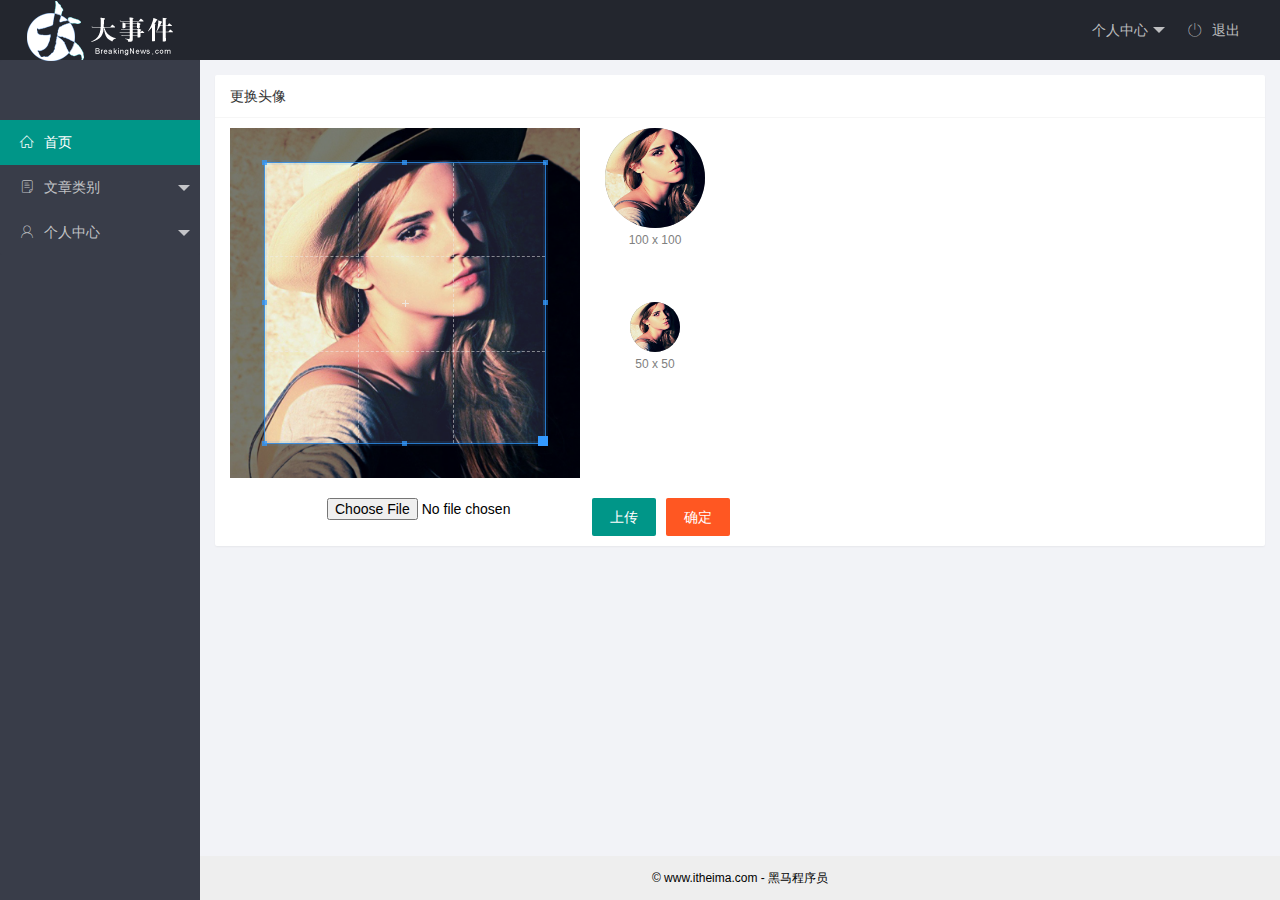
<file: home/index.html>
<!DOCTYPE html>
<html>

<head>
    <meta charset="utf-8">
    <meta name="viewport" content="width=device-width, initial-scale=1, maximum-scale=1">
    <title>我的大事件项目</title>
    <!-- 引入字体图标 -->
    <link rel="stylesheet" href="../assets/fonts/iconfont.css">
    <!-- 引入layui的css样式 -->
    <link rel="stylesheet" href="../assets/lib/layui/css/layui.css">
    <!-- 引入我们自己写的css样式 -->
    <link rel="stylesheet" href="../assets/css/index.css">
</head>

<body class="layui-layout-body">
    <div class="layui-layout layui-layout-admin">
        <div class="layui-header">
            <div class="layui-logo">
                <img src="../assets/images/logo.png" alt="">
            </div>
            <!-- 头部区域（可配合layui已有的水平导航） -->
            <ul class="layui-nav layui-layout-right">
                <li class="layui-nav-item">
                    <a href="javascript:;">
                        <img class="avatar" src="../assets/images/sample.jpg" alt="" style="display: none;">
                        <span class="text-avatar" style="display: none;">A</span>
                        <span class="person-center">个人中心</span>
                    </a>
                    <dl class="layui-nav-child">
                        <dd><a target="fm" href="../user/base-info.html">基本资料</a></dd>
                        <dd><a href="">更换头像</a></dd>
                        <dd><a target="fm" href="../user/modify-pwd.html">重置密码</a></dd>
                    </dl>
                </li>
                <li class="layui-nav-item"><a href="javascript:;" class="loginOut"><span class="iconfont icon-tuichu"></span>退出</a></li>
            </ul>
        </div>

        <div class="layui-side layui-bg-black">
            <div class="layui-side-scroll">
                <!-- 左侧导航区域（可配合layui已有的垂直导航） -->
                <ul class="layui-nav layui-nav-tree " lay-shrink="all" lay-filter="test">
                    <li class="user-info">
                        <img class="avatar" src="../assets/images/sample.jpg" alt="" style="display: none;">
                        <span class="text-avatar" style="display: none;">A</span>
                        <span class="nickname" style="display: none;">欢迎 xxx</span>
                    </li>
                    <li class="layui-nav-item layui-nav-itemed layui-this">
                        <a class="" target="fm" href="../home/dashboard.html"><span class="iconfont icon-home"></span>首页</a>
                    </li>
                    <li class="layui-nav-item">
                        <a href="javascript:;"><span class="iconfont icon-16 "></span>文章类别</a>
                        <dl class="layui-nav-child">
                            <dd><a target="fm" href="../article/catrgory.html"><i class="layui-icon layui-icon-male"></i>文章类别</a></dd>
                            <dd><a target="fm" href="../article/list.html"><i class="layui-icon layui-icon-male"></i>文章列表</a></dd>
                            <dd><a target="fm" href="../article/publish.html"><i class="layui-icon layui-icon-male"></i>发表文章</a></dd>
                        </dl>
                    </li>
                    <li class="layui-nav-item">
                        <a href="javascript:;"><span class="iconfont icon-user"></span>个人中心</a>
                        <dl class="layui-nav-child">
                            <dd><a target="fm" href="../user/base-info.html"><i class="layui-icon layui-icon-male"></i>基本资料</a></dd>
                            <dd><a target="fm" href="../user/avatar.html"><i class="layui-icon layui-icon-male"></i>更换头像</a></dd>
                            <dd><a target="fm" href="../user/modify-pwd.html"><i class="layui-icon layui-icon-male"></i>重置密码</a></dd>
                        </dl>
                    </li>
                </ul>
            </div>
        </div>

        <div class="layui-body">
            <!-- 内容主体区域 -->
            <iframe name="fm" src="../user/avatar.html" frameborder="0"></iframe>
        </div>

        <div class="layui-footer">
            <!-- 底部固定区域 -->
            © www.itheima.com - 黑马程序员
        </div>
    </div>
    <!-- 引入axios文件 -->
    <script src="../assets/lib/axios.js"></script>
    <!-- 引入jQuery文件 -->
    <script src="../assets/lib/jquery.js"></script>
    <!-- 引入layui的js文件 -->
    <script src="../assets/lib/layui/layui.all.js"></script>
    <!-- 引入axios的baseURL -->
    <script src="../assets/js/common.js"></script>
    <!-- 引入自己写的js样式 -->
    <script src="../assets/js/index.js"></script>
    <script>
        //JavaScript代码区域
        layui.use('element', function() {
            var element = layui.element;

        });
    </script>
</body>

</html>
</file>
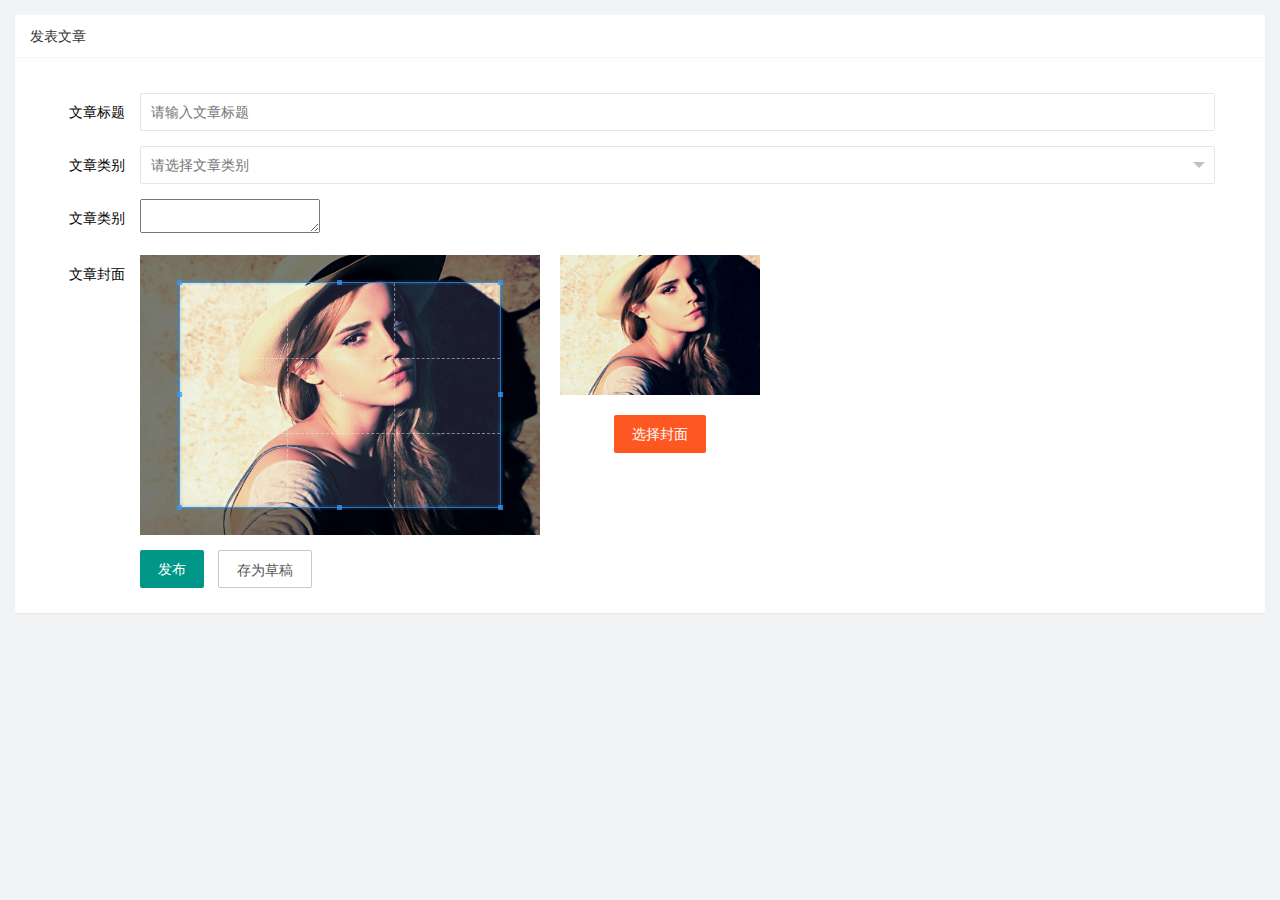
<file: article/edit.html>
<!DOCTYPE html>
<html lang="en">

<head>
    <meta charset="UTF-8">
    <meta name="viewport" content="width=device-width, initial-scale=1.0">
    <title>Document</title>
    <link rel="stylesheet" href="../assets/lib/layui/css/layui.css">
    <link rel="stylesheet" href="../assets/lib/cropper/cropper.css">
    <!-- 引入自己的样式 -->
    <link rel="stylesheet" href="../assets/css/article.css">
</head>

<body>
    <div class="layui-card">
        <div class="layui-card-header">发表文章</div>
        <div class="layui-card-body">
            <form class="layui-form publish-form" lay-filter="edit-form" action="">
                <div class="layui-form-item">
                    <label class="layui-form-label">文章标题</label>
                    <div class="layui-input-block">
                        <input type="text" name="title" required lay-verify="required" placeholder="请输入文章标题" autocomplete="off" class="layui-input">
                    </div>
                </div>
                <div class="layui-form-item">
                    <label class="layui-form-label">文章类别</label>
                    <div class="layui-input-block">
                        <select id="cast-sel" name="cate_id" lay-verify="required">
                            <option value="">请选择文章类别</option>
                      </select>
                    </div>
                </div>
                <div class="layui-form-item">
                    <label class="layui-form-label">文章类别</label>
                    <div class="layui-input-block">
                        <textarea name="content"></textarea>
                    </div>
                </div>
                <div class="layui-form-item">
                    <!-- 左侧的 label -->
                    <label class="layui-form-label">文章封面</label>
                    <!-- 选择封面区域 -->
                    <div class="layui-input-block cover-box">
                        <!-- 左侧裁剪区域 -->
                        <div class="cover-left">
                            <img id="image" src="/assets/images/sample2.jpg" alt="" />
                        </div>
                        <!-- 右侧预览区域和选择封面区域 -->
                        <div class="cover-right">
                            <!-- 预览的区域 -->
                            <div class="img-preview"></div>
                            <!-- accept属性只接受图片 -->
                            <input type="file" name="" accept="image/png,image/jpeg,image/gif,image/jpg" id="file" style="display: none;">
                            <!-- 选择封面按钮 -->
                            <button id="choose-btn" type="button" class="layui-btn layui-btn-danger">选择封面</button>
                        </div>
                    </div>
                </div>
                <div class="layui-form-item">
                    <div class="layui-input-block last-row">
                        <button data-state="已发布" class="layui-btn" lay-submit lay-filter="formDemo">发布</button>
                        <button data-state="草稿" lay-submit class="layui-btn layui-btn-primary">存为草稿</button>
                    </div>
                </div>
            </form>
        </div>
    </div>
    <!-- 引入新插件TinyMEC js文件 -->
    <script src="../assets/lib/tinymce/tinymce.min.js"></script>
    <script src="../assets/lib/tinymce/tinymce_setup.js"></script>
    <script src="../assets/lib/jquery.js "></script>
    <script src="../assets/lib/cropper/Cropper.js"></script>
    <script src="../assets/lib/cropper/jquery-cropper.js"></script>
    <script src="../assets/lib/axios.js "></script>
    <script src="../assets/lib/layui/layui.all.js "></script>
    <script src="../assets//js/common.js "></script>
    <script src="../assets/js/article/edit.js "></script>
</body>

</html>
</file>
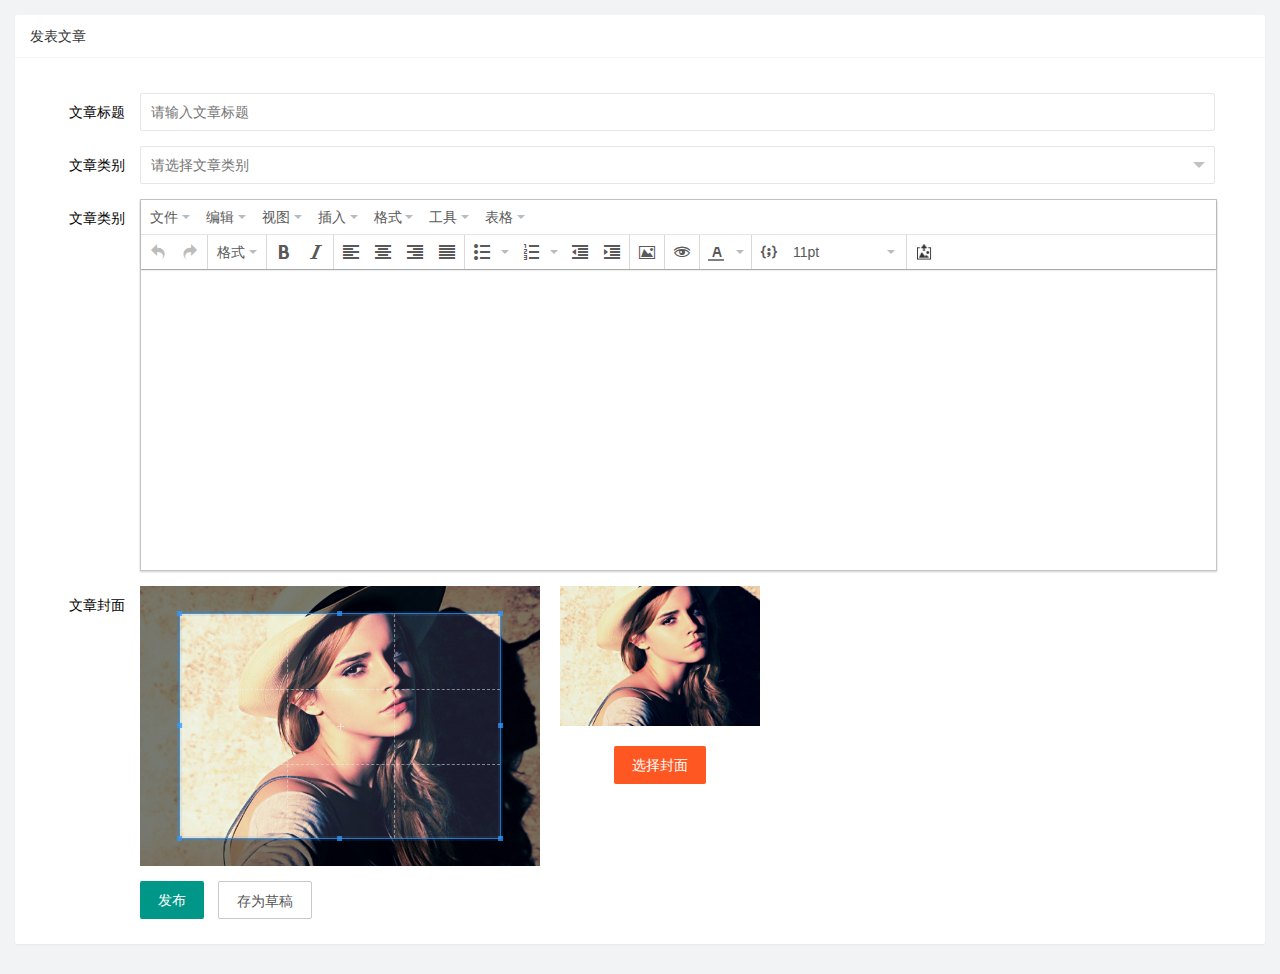
<file: article/publish.html>
<!DOCTYPE html>
<html lang="en">

<head>
    <meta charset="UTF-8">
    <meta name="viewport" content="width=device-width, initial-scale=1.0">
    <title>Document</title>
    <link rel="stylesheet" href="../assets/lib/layui/css/layui.css">
    <link rel="stylesheet" href="../assets/lib/cropper/cropper.css">
    <!-- 引入自己的样式 -->
    <link rel="stylesheet" href="../assets/css/article.css">
</head>

<body>
    <div class="layui-card">
        <div class="layui-card-header">发表文章</div>
        <div class="layui-card-body">
            <form class="layui-form publish-form" action="">
                <div class="layui-form-item">
                    <label class="layui-form-label">文章标题</label>
                    <div class="layui-input-block">
                        <input type="text" name="title" required lay-verify="required" placeholder="请输入文章标题" autocomplete="off" class="layui-input">
                    </div>
                </div>
                <div class="layui-form-item">
                    <label class="layui-form-label">文章类别</label>
                    <div class="layui-input-block">
                        <select id="cast-sel" name="cate_id" lay-verify="required">
                            <option value="">请选择文章类别</option>
                      </select>
                    </div>
                </div>
                <div class="layui-form-item">
                    <label class="layui-form-label">文章类别</label>
                    <div class="layui-input-block">
                        <textarea name="content"></textarea>
                    </div>
                </div>
                <div class="layui-form-item">
                    <!-- 左侧的 label -->
                    <label class="layui-form-label">文章封面</label>
                    <!-- 选择封面区域 -->
                    <div class="layui-input-block cover-box">
                        <!-- 左侧裁剪区域 -->
                        <div class="cover-left">
                            <img id="image" src="/assets/images/sample2.jpg" alt="" />
                        </div>
                        <!-- 右侧预览区域和选择封面区域 -->
                        <div class="cover-right">
                            <!-- 预览的区域 -->
                            <div class="img-preview"></div>
                            <!-- accept属性只接受图片 -->
                            <input type="file" name="" accept="image/png,image/jpeg,image/gif,image/jpg" id="file" style="display: none;">
                            <!-- 选择封面按钮 -->
                            <button id="choose-btn" type="button" class="layui-btn layui-btn-danger">选择封面</button>
                        </div>
                    </div>
                </div>
                <div class="layui-form-item">
                    <div class="layui-input-block last-row">
                        <button data-state="已发布" class="layui-btn" lay-submit lay-filter="formDemo">发布</button>
                        <button data-state="草稿" lay-submit class="layui-btn layui-btn-primary">存为草稿</button>
                    </div>
                </div>
            </form>
        </div>
    </div>
    <!-- 引入新插件TinyMEC js文件 -->
    <script src="../assets/lib/tinymce/tinymce.min.js"></script>
    <script src="../assets/lib/tinymce/tinymce_setup.js"></script>
    <script src="../assets/lib/jquery.js "></script>
    <script src="../assets/lib/cropper/Cropper.js"></script>
    <script src="../assets/lib/cropper/jquery-cropper.js"></script>
    <script src="../assets/lib/axios.js "></script>
    <script src="../assets/lib/layui/layui.all.js "></script>
    <script src="../assets//js/common.js "></script>
    <script src="../assets/js/article/publish.js "></script>
</body>

</html>
</file>
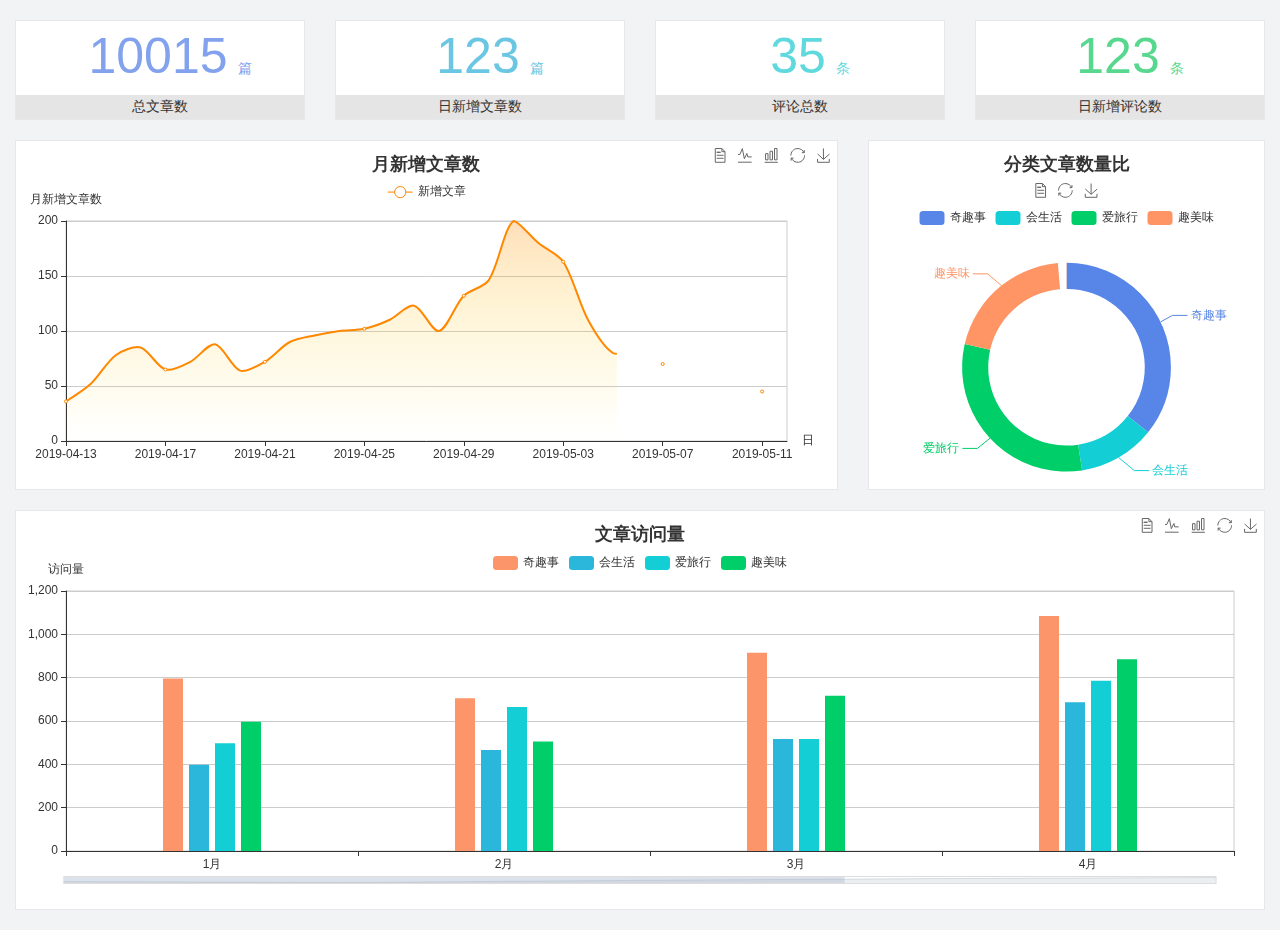
<file: home/dashboard.html>
<!DOCTYPE html>
<html lang="en">

<head>
  <meta charset="UTF-8">
  <meta name="viewport" content="width=device-width, initial-scale=1.0">
  <meta http-equiv="X-UA-Compatible" content="ie=edge">
  <title>图表统计</title>
  <link rel="stylesheet" href="../assets/lib/bootstrap.css" />
  <link rel="stylesheet" href="../assets/lib/main.css" />
  <script src="../assets/lib/jquery.js"></script>
  <script type="text/javascript" src="../assets/lib/echarts.min.js"></script>
</head>

<body>
  <div class="container-fluid">
    <div class="row spannel_list">
      <div class="col-sm-3 col-xs-6">
        <div class="spannel">
          <em>10015</em><span>篇</span>
          <b>总文章数</b>
        </div>
      </div>
      <div class="col-sm-3 col-xs-6">
        <div class="spannel scolor01">
          <em>123</em><span>篇</span>
          <b>日新增文章数</b>
        </div>
      </div>
      <div class="col-sm-3 col-xs-6">
        <div class="spannel scolor02">
          <em>35</em><span>条</span>
          <b>评论总数</b>
        </div>
      </div>
      <div class="col-sm-3 col-xs-6">
        <div class="spannel scolor03">
          <em>123</em><span>条</span>
          <b>日新增评论数</b>
        </div>
      </div>
    </div>
  </div>

  <div class="container-fluid">
    <div class="row curve-pie">
      <div class="col-lg-8 col-md-8">
        <div class="gragh_pannel" id="curve_show"></div>
      </div>
      <div class="col-lg-4 col-md-4">
        <div class="gragh_pannel" id="pie_show"></div>
      </div>
    </div>
  </div>

  <div class="container-fluid">
    <div class="column_pannel" id="column_show"></div>
  </div>

  <script>
    var oChart = echarts.init(document.getElementById('curve_show'));
    var aList_all = [
      { 'count': 36, 'date': '2019-04-13' },
      { 'count': 52, 'date': '2019-04-14' },
      { 'count': 78, 'date': '2019-04-15' },
      { 'count': 85, 'date': '2019-04-16' },
      { 'count': 65, 'date': '2019-04-17' },
      { 'count': 72, 'date': '2019-04-18' },
      { 'count': 88, 'date': '2019-04-19' },
      { 'count': 64, 'date': '2019-04-20' },
      { 'count': 72, 'date': '2019-04-21' },
      { 'count': 90, 'date': '2019-04-22' },
      { 'count': 96, 'date': '2019-04-23' },
      { 'count': 100, 'date': '2019-04-24' },
      { 'count': 102, 'date': '2019-04-25' },
      { 'count': 110, 'date': '2019-04-26' },
      { 'count': 123, 'date': '2019-04-27' },
      { 'count': 100, 'date': '2019-04-28' },
      { 'count': 132, 'date': '2019-04-29' },
      { 'count': 146, 'date': '2019-04-30' },
      { 'count': 200, 'date': '2019-05-01' },
      { 'count': 180, 'date': '2019-05-02' },
      { 'count': 163, 'date': '2019-05-03' },
      { 'count': 110, 'date': '2019-05-04' },
      { 'count': 80, 'date': '2019-05-05' },
      { 'count': 82, 'date': '2019-05-06' },
      { 'count': 70, 'date': '2019-05-07' },
      { 'count': 65, 'date': '2019-05-08' },
      { 'count': 54, 'date': '2019-05-09' },
      { 'count': 40, 'date': '2019-05-10' },
      { 'count': 45, 'date': '2019-05-11' },
      { 'count': 38, 'date': '2019-05-12' },
    ];

    let aCount = [];
    let aDate = [];

    for (var i = 0; i < aList_all.length; i++) {
      aCount.push(aList_all[i].count);
      aDate.push(aList_all[i].date);
    }

    var chartopt = {
      title: {
        text: '月新增文章数',
        left: 'center',
        top: '10'
      },
      tooltip: {
        trigger: 'axis'
      },
      legend: {
        data: ['新增文章'],
        top: '40'
      },
      toolbox: {
        show: true,
        feature: {
          mark: { show: true },
          dataView: { show: true, readOnly: false },
          magicType: { show: true, type: ['line', 'bar'] },
          restore: { show: true },
          saveAsImage: { show: true }
        }
      },
      calculable: true,
      xAxis: [
        {
          name: '日',
          type: 'category',
          boundaryGap: false,
          data: aDate
        }
      ],
      yAxis: [
        {
          name: '月新增文章数',
          type: 'value'
        }
      ],
      series: [
        {
          name: '新增文章',
          type: 'line',
          smooth: true,
          itemStyle: { normal: { areaStyle: { type: 'default' }, color: '#f80' }, lineStyle: { color: '#f80' } },
          data: aCount
        }],
      areaStyle: {
        normal: {
          color: new echarts.graphic.LinearGradient(0, 0, 0, 1, [{
            offset: 0,
            color: 'rgba(255,136,0,0.39)'
          }, {
            offset: .34,
            color: 'rgba(255,180,0,0.25)'
          }, {
            offset: 1,
            color: 'rgba(255,222,0,0.00)'
          }])

        }
      },
      grid: {
        show: true,
        x: 50,
        x2: 50,
        y: 80,
        height: 220
      }
    };

    oChart.setOption(chartopt);


    var oPie = echarts.init(document.getElementById('pie_show'));
    var oPieopt =
    {
      title: {
        top: 10,
        text: '分类文章数量比',
        x: 'center'
      },
      tooltip: {
        trigger: 'item',
        formatter: "{a} <br/>{b} : {c} ({d}%)"
      },
      color: ['#5885e8', '#13cfd5', '#00ce68', '#ff9565'],
      legend: {
        x: 'center',
        top: 65,
        data: ['奇趣事', '会生活', '爱旅行', '趣美味']
      },
      toolbox: {
        show: true,
        x: 'center',
        top: 35,
        feature: {
          mark: { show: true },
          dataView: { show: true, readOnly: false },
          magicType: {
            show: true,
            type: ['pie', 'funnel'],
            option: {
              funnel: {
                x: '25%',
                width: '50%',
                funnelAlign: 'left',
                max: 1548
              }
            }
          },
          restore: { show: true },
          saveAsImage: { show: true }
        }
      },
      calculable: true,
      series: [
        {
          name: '访问来源',
          type: 'pie',
          radius: ['45%', '60%'],
          center: ['50%', '65%'],
          data: [
            { value: 300, name: '奇趣事' },
            { value: 100, name: '会生活' },
            { value: 260, name: '爱旅行' },
            { value: 180, name: '趣美味' }
          ]
        }
      ]
    };
    oPie.setOption(oPieopt);



    var oColumn = this.echarts.init(document.getElementById('column_show'));
    var oColumnopt =
    {
      title: {
        text: '文章访问量',
        left: 'center',
        top: '10'
      },
      tooltip: {
        trigger: 'axis'
      },
      legend: {
        data: ['奇趣事', '会生活', '爱旅行', '趣美味'],
        top: '40'
      },
      toolbox: {
        show: true,
        feature: {
          mark: { show: true },
          dataView: { show: true, readOnly: false },
          magicType: { show: true, type: ['line', 'bar'] },
          restore: { show: true },
          saveAsImage: { show: true }
        }
      },
      calculable: true,
      xAxis: [
        {
          type: 'category',
          data: ['1月', '2月', '3月', '4月', '5月']
        }
      ],
      yAxis: [
        {
          name: '访问量',
          type: 'value'
        }
      ],
      series: [
        {
          name: '奇趣事',
          type: 'bar',
          barWidth: 20,
          itemStyle: {
            normal: { areaStyle: { type: 'default' }, color: '#fd956a' }
          },
          data: [800, 708, 920, 1090, 1200]
        },
        {
          name: '会生活',
          type: 'bar',
          barWidth: 20,
          itemStyle: {
            normal: { areaStyle: { type: 'default' }, color: '#2bb6db' }
          },
          data: [400, 468, 520, 690, 800]
        },
        {
          name: '爱旅行',
          type: 'bar',
          barWidth: 20,
          itemStyle: {
            normal: { areaStyle: { type: 'default' }, color: '#13cfd5' }
          },
          data: [500, 668, 520, 790, 900]
        },
        {
          name: '趣美味',
          type: 'bar',
          barWidth: 20,
          itemStyle: {
            normal: { areaStyle: { type: 'default' }, color: '#00ce68' }
          },
          data: [600, 508, 720, 890, 1000]
        }
      ],
      grid: {
        show: true,
        x: 50,
        x2: 30,
        y: 80,
        height: 260
      },
      dataZoom: [//给x轴设置滚动条
        {
          start: 0,//默认为0
          end: 100 - 1000 / 31,//默认为100
          type: 'slider',
          show: true,
          xAxisIndex: [0],
          handleSize: 0,//滑动条的 左右2个滑动条的大小
          height: 8,//组件高度
          left: 45, //左边的距离
          right: 50,//右边的距离
          bottom: 26,//右边的距离
          handleColor: '#ddd',//h滑动图标的颜色
          handleStyle: {
            borderColor: "#cacaca",
            borderWidth: "1",
            shadowBlur: 2,
            background: "#ddd",
            shadowColor: "#ddd",
          }
        }]
    };
    oColumn.setOption(oColumnopt);
  </script>
</body>

</html>
</file>
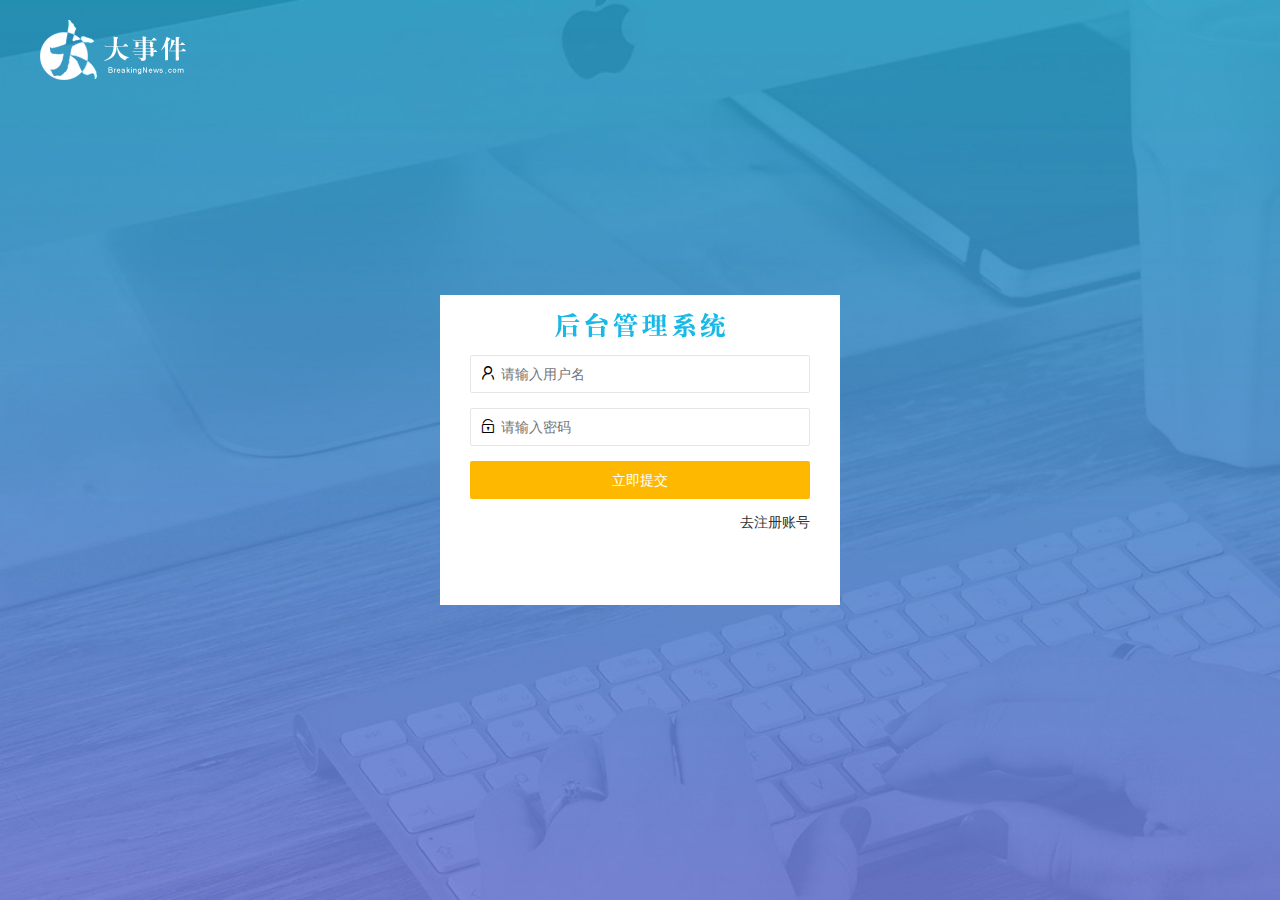
<file: home/login.html>
<!DOCTYPE html>
<html lang="en">

<head>
    <meta charset="UTF-8">
    <meta name="viewport" content="width=device-width, initial-scale=1.0">
    <title>Document</title>
    <!-- 引入layui的css样式 -->
    <link rel="stylesheet" href="../assets/lib/layui/css/layui.css">
    <!-- 引入我们自己写的css样式 -->
    <link rel="stylesheet" href="../assets/css/login.css">
</head>

<body>
    <div class="logo">
        <img src="../assets/images/logo.png" alt="">
    </div>
    <!-- 登录注册表单区域 -->
    <div class="content">
        <!-- 表头 -->
        <div class="title">
            <img src="../assets/images/login_title.png" alt="">
        </div>
        <!-- 登录表格内容 -->
        <form class="layui-form" action="" style="display: none;" id="reg-form">
            <!-- 用户名输入框 -->
            <div class="layui-form-item">
                <!-- 字体图标 -->
                <i class="layui-icon layui-icon-username"></i>
                <input type="text" name="username" required lay-verify="required" placeholder="请输入用户名" autocomplete="off" class="layui-input">
            </div>
            <!-- 密码输入框 -->
            <div class="layui-form-item">
                <i class="layui-icon layui-icon-password"></i>
                <input id="password" type="password" name="password" required lay-verify="required|pass" placeholder="请输入密码" autocomplete="off" class="layui-input">
            </div>
            <!-- 密码确认框 -->
            <div class="layui-form-item">
                <i class="layui-icon layui-icon-password"></i>
                <input type="password" required lay-verify="required|samePass" placeholder="请确认密码" autocomplete="off" class="layui-input">
            </div>
            <!-- 立即提交 -->
            <div class="layui-form-item">
                <button class="layui-btn layui-btn-warm layui-btn-fluid" lay-submit lay-filter="formDemo">立即提交</button>
            </div>
            <!-- 登录/注册切换链接 -->
            <div class="link">
                <a href="javascript:;">去登录</a>
            </div>
        </form>
        <!-- 注册表格内容 -->
        <form class="layui-form" action="" id="login-form">
            <!-- 用户名输入框 -->
            <div class="layui-form-item">
                <!-- 字体图标 -->
                <i class="layui-icon layui-icon-username"></i>
                <input type="text" name="username" required lay-verify="required" placeholder="请输入用户名" autocomplete="off" class="layui-input">
            </div>
            <!-- 密码输入框 -->
            <div class="layui-form-item">
                <i class="layui-icon layui-icon-password"></i>
                <input type="password" name="password" required lay-verify="required|pass" placeholder="请输入密码" autocomplete="off" class="layui-input">
            </div>
            <!-- 立即提交 -->
            <div class="layui-form-item">
                <button class="layui-btn layui-btn-warm layui-btn-fluid" lay-submit lay-filter="formDemo">立即提交</button>
            </div>
            <!-- 登录/注册切换链接 -->
            <div class="link">
                <a href="javascript:;">去注册账号</a>
            </div>
        </form>
    </div>
    <!-- 引入axios文件 -->
    <script src="../assets/lib/axios.js"></script>
    <!-- 引入jQuery文件 -->
    <script src="../assets/lib/jquery.js"></script>
    <!-- 引入layui的js文件 -->
    <script src="../assets/lib/layui/layui.all.js"></script>
    <!-- 引入axios的baseURL -->
    <script src="../assets/js/common.js"></script>
    <!-- 引入自己写的js样式 -->
    <script src="../assets/js/login.js"></script>
</body>

</html>
</file>
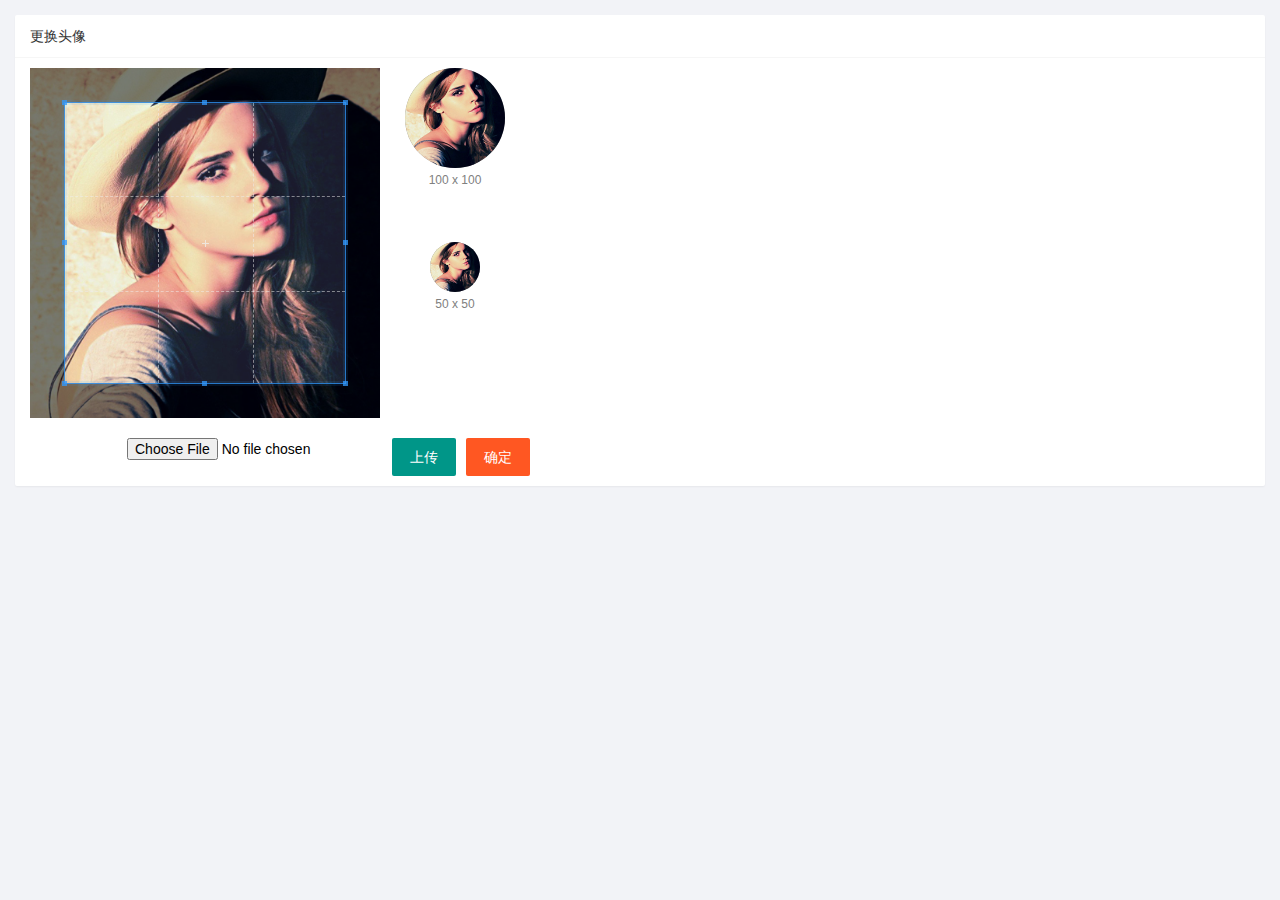
<file: user/avatar.html>
<!DOCTYPE html>
<html lang="en">

<head>
    <meta charset="UTF-8">
    <meta name="viewport" content="width=device-width, initial-scale=1.0">
    <title>Document</title>
    <!-- 引入裁剪器的css样式 -->
    <link rel="stylesheet" href="../assets/lib/cropper/cropper.css">
    <!-- 引入字体图标 -->
    <link rel="stylesheet" href="../assets/fonts/iconfont.css">
    <!-- 引入layui的css样式 -->
    <link rel="stylesheet" href="../assets/lib/layui/css/layui.css">
    <!-- 引入自己写的css样式 -->
    <link rel="stylesheet" href="../assets/css/user-info.css">
</head>

<body>
    <div class="layui-card">
        <div class="layui-card-header">更换头像</div>
        <div class="layui-card-body">
            <!-- 第一行的图片裁剪和预览区域 -->
            <div class="row1">
                <!-- 图片裁剪区域 -->
                <div class="cropper-box">
                    <!-- 这个 img 标签很重要，将来会把它初始化为裁剪区域 -->
                    <img id="image" src="../assets/images/sample.jpg" />
                </div>
                <!-- 图片的预览区域 -->
                <div class="preview-box">
                    <div>
                        <!-- 宽高为 100px 的预览区域 -->
                        <div class="img-preview w100"></div>
                        <p class="size">100 x 100</p>
                    </div>
                    <div>
                        <!-- 宽高为 50px 的预览区域 -->
                        <div class="img-preview w50"></div>
                        <p class="size">50 x 50</p>
                    </div>
                </div>
            </div>

            <!-- 第二行的按钮区域 -->
            <div class="row2">
                <input type="file" name="" id="file">
                <button id="upload-btn" type="button" class="layui-btn">上传</button>
                <button id="save-btn" type="button" class="layui-btn layui-btn-danger">确定</button>
            </div>
        </div>
    </div>
</body>
<!-- 引入axios文件 -->
<script src="../assets/lib/axios.js"></script>
<!-- 引入jQuery文件 -->
<script src="../assets/lib/jquery.js"></script>
<!-- 引入裁剪器的js样式 -->
<script src="../assets/lib/cropper/Cropper.js"></script>
<!-- 引入jQuery版本的裁剪器 -->
<script src="../assets/lib/cropper/jquery-cropper.js"></script>
<!-- 引入layui的js文件 -->
<script src="../assets/lib/layui/layui.all.js"></script>
<!-- 引入axios的公共样式 -->
<script src="../assets/js/common.js"></script>
<!-- 引入自己的js样式 -->
<script src="../assets/js/user/avatar.js"></script>

</html>
</file>
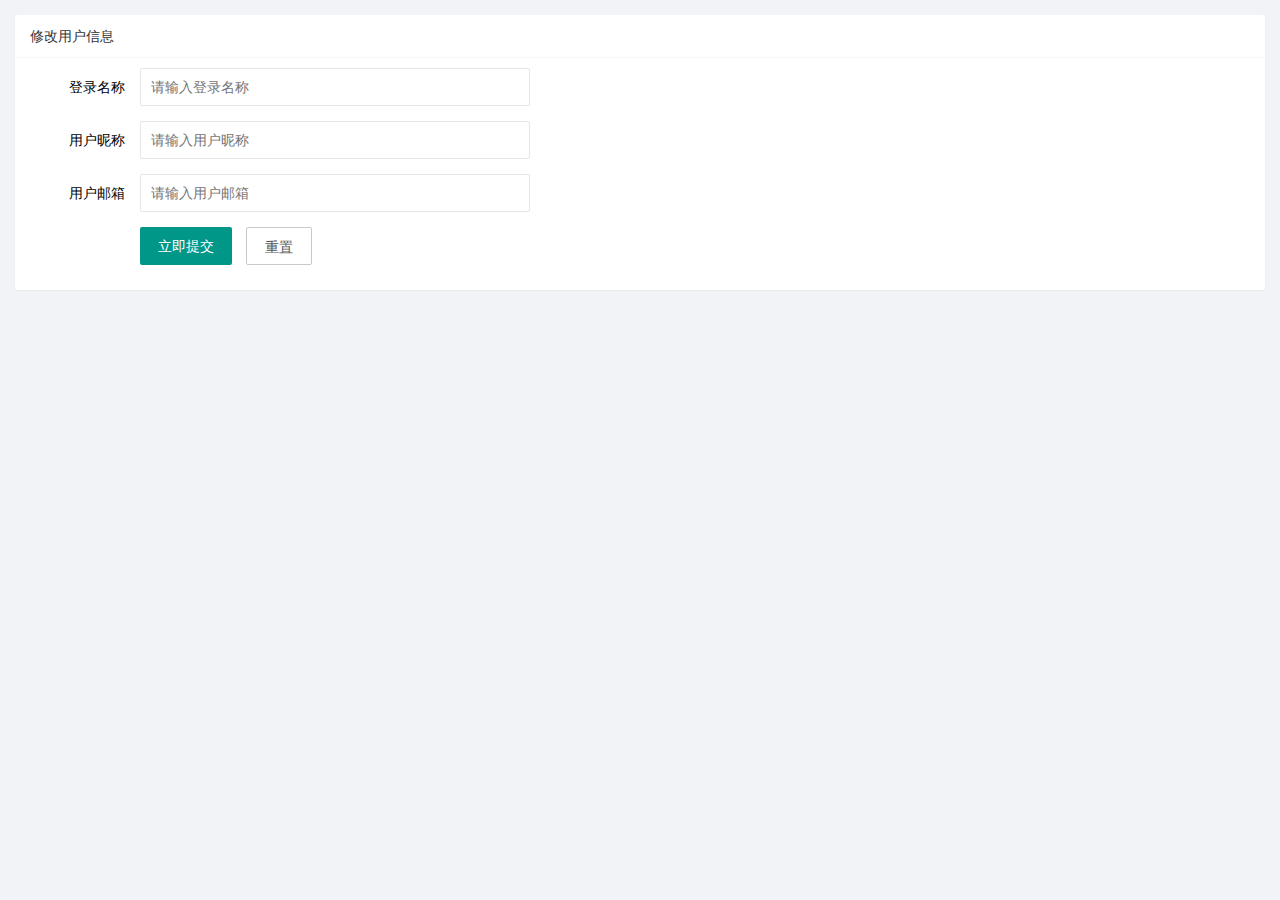
<file: user/base-info.html>
<!DOCTYPE html>
<html lang="en">

<head>
    <meta charset="UTF-8">
    <meta name="viewport" content="width=device-width, initial-scale=1.0">
    <title>Document</title>
    <!-- 引入字体图标 -->
    <link rel="stylesheet" href="../assets/fonts/iconfont.css">
    <!-- 引入layui的css样式 -->
    <link rel="stylesheet" href="../assets/lib/layui/css/layui.css">
    <!-- 引入自己写的css样式 -->
    <link rel="stylesheet" href="../assets/css/user-info.css">
</head>

<body>
    <div class="layui-card">
        <div class="layui-card-header">修改用户信息</div>
        <div class="layui-card-body">
            <form class="layui-form edit-userInfo" lay-filter="edit-userinfo" action="">
                <div class="layui-form-item">
                    <label class="layui-form-label">登录名称</label>
                    <div class="layui-input-block">
                        <input readonly type="text" name="username" required lay-verify="required" placeholder="请输入登录名称" autocomplete="off" class="layui-input">
                    </div>
                </div>
                <div class="layui-form-item">
                    <label class="layui-form-label">用户昵称</label>
                    <div class="layui-input-block">
                        <input type="text" name="nickname" required lay-verify="required|nick" placeholder="请输入用户昵称" autocomplete="off" class="layui-input">
                    </div>
                </div>
                <div class="layui-form-item">
                    <label class="layui-form-label">用户邮箱</label>
                    <div class="layui-input-block">
                        <input type="text" name="email" required lay-verify="required|email" placeholder="请输入用户邮箱" autocomplete="off" class="layui-input">
                    </div>
                </div>
                <input type="hidden" name="id" id="">
                <div class="layui-form-item">
                    <div class="layui-input-block">
                        <button class="layui-btn" lay-submit lay-filter="formDemo">立即提交</button>
                        <button id="reset-btn" type="reset" class="layui-btn layui-btn-primary">重置</button>
                    </div>
                </div>

            </form>
        </div>
    </div>
</body>
<!-- 引入axios文件 -->
<script src="../assets/lib/axios.js"></script>
<!-- 引入jQuery文件 -->
<script src="../assets/lib/jquery.js"></script>
<!-- 引入layui的js文件 -->
<script src="../assets/lib/layui/layui.all.js"></script>
<!-- 引入axios的公共样式 -->
<script src="../assets/js/common.js"></script>
<!-- 引入自己的js样式 -->
<script src="../assets/js/user/user-info.js"></script>

</html>
</file>
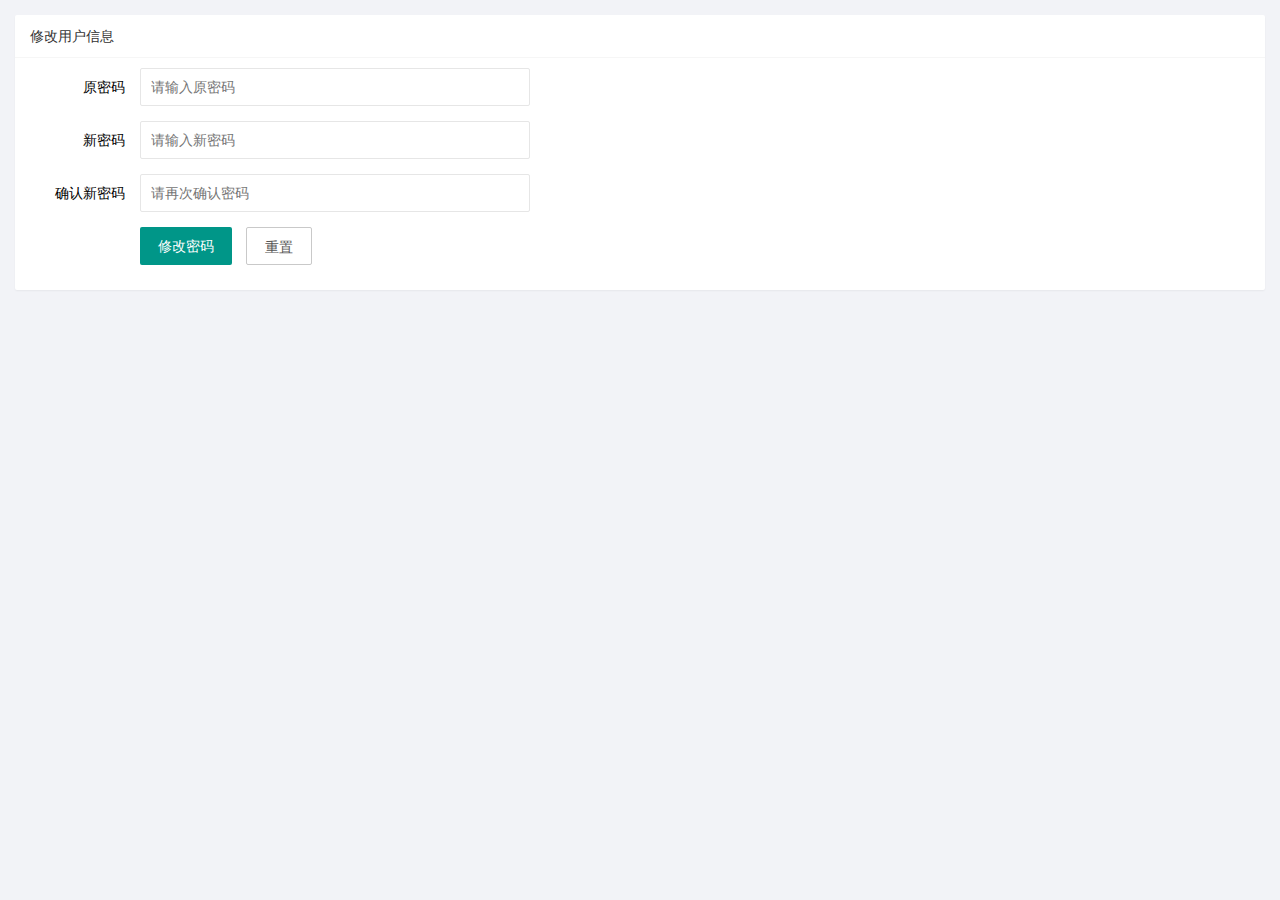
<file: user/modify-pwd.html>
<!DOCTYPE html>
<html lang="en">

<head>
    <meta charset="UTF-8">
    <meta name="viewport" content="width=device-width, initial-scale=1.0">
    <title>Document</title>
    <!-- 引入字体图标 -->
    <link rel="stylesheet" href="../assets/fonts/iconfont.css">
    <!-- 引入layui的css样式 -->
    <link rel="stylesheet" href="../assets/lib/layui/css/layui.css">
    <!-- 引入自己写的css样式 -->
    <link rel="stylesheet" href="../assets/css/user-info.css">
</head>

<body>
    <div class="layui-card">
        <div class="layui-card-header">修改用户信息</div>
        <div class="layui-card-body">
            <form class="layui-form edit-userPwd" lay-filter="edit-userinfo" action="">
                <div class="layui-form-item">
                    <label class="layui-form-label">原密码</label>
                    <div class="layui-input-block">
                        <input type="password" name="oldPwd" required lay-verify="required|pass" placeholder="请输入原密码" autocomplete="off" class="layui-input">
                    </div>
                </div>
                <div class="layui-form-item">
                    <label class="layui-form-label">新密码</label>
                    <div class="layui-input-block">
                        <input id="newPwd" type="password" name="newPwd" required lay-verify="required|pass" placeholder="请输入新密码" autocomplete="off" class="layui-input">
                    </div>
                </div>
                <div class="layui-form-item">
                    <label class="layui-form-label">确认新密码</label>
                    <div class="layui-input-block">
                        <input type="password" required lay-verify="required|pass|confirmPass" placeholder="请再次确认密码" autocomplete="off" class="layui-input">
                    </div>
                </div>
                <div class="layui-form-item">
                    <div class="layui-input-block">
                        <button class="layui-btn" lay-submit lay-filter="formDemo">修改密码</button>
                        <button id="reset-btn" type="reset" class="layui-btn layui-btn-primary">重置</button>
                    </div>
                </div>

            </form>
        </div>
    </div>
</body>
<!-- 引入axios文件 -->
<script src="../assets/lib/axios.js"></script>
<!-- 引入jQuery文件 -->
<script src="../assets/lib/jquery.js"></script>
<!-- 引入layui的js文件 -->
<script src="../assets/lib/layui/layui.all.js"></script>
<!-- 引入axios的公共样式 -->
<script src="../assets/js/common.js"></script>
<!-- 引入自己的js样式 -->
<script src="../assets/js/user/modify-pwd.js"></script>

</html>
</file>
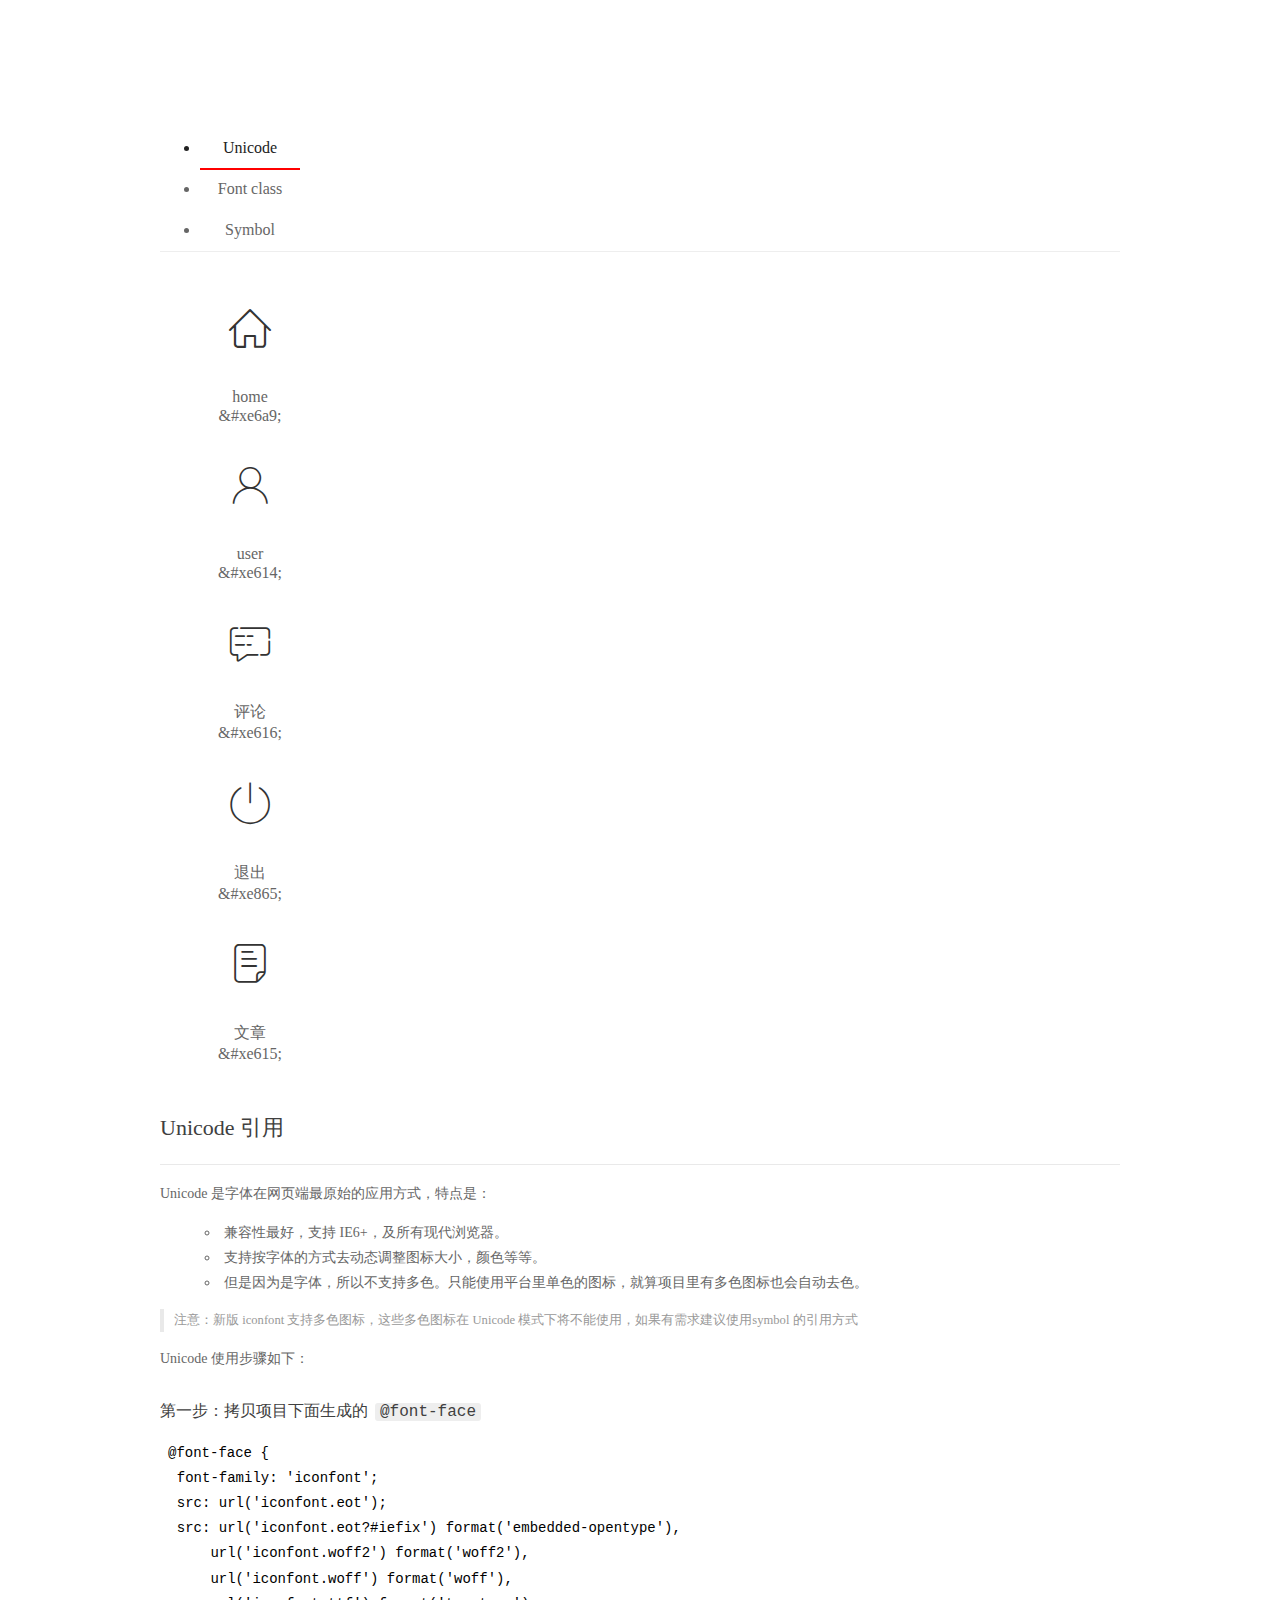
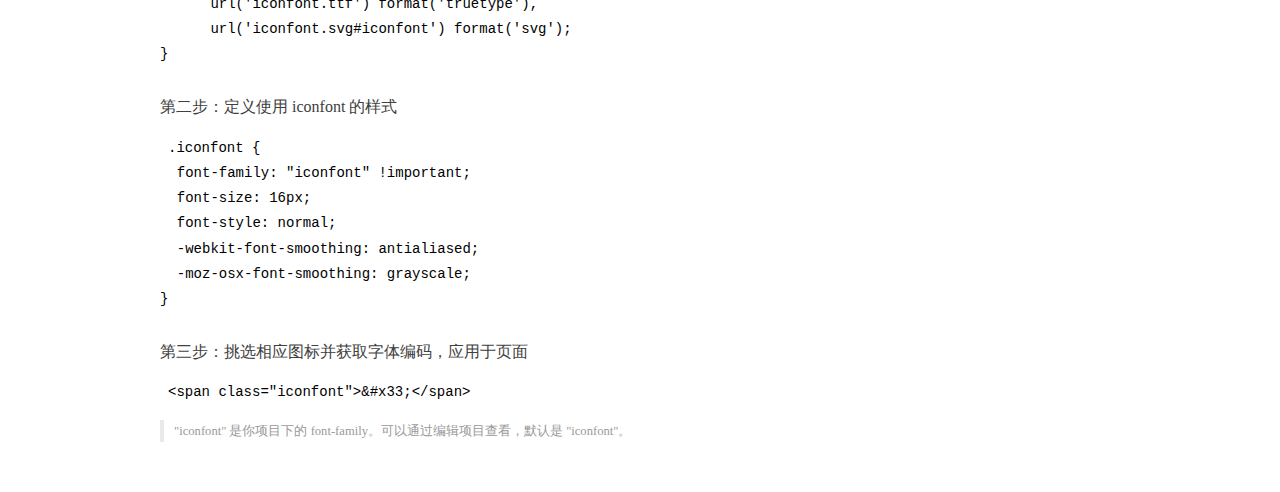
<file: assets/fonts/demo_index.html>
<!DOCTYPE html>
<html>
<head>
  <meta charset="utf-8"/>
  <title>IconFont Demo</title>
  <link rel="shortcut icon" href="https://gtms04.alicdn.com/tps/i4/TB1_oz6GVXXXXaFXpXXJDFnIXXX-64-64.ico" type="image/x-icon"/>
  <link rel="stylesheet" href="https://g.alicdn.com/thx/cube/1.3.2/cube.min.css">
  <link rel="stylesheet" href="demo.css">
  <link rel="stylesheet" href="iconfont.css">
  <script src="iconfont.js"></script>
  <!-- jQuery -->
  <script src="https://a1.alicdn.com/oss/uploads/2018/12/26/7bfddb60-08e8-11e9-9b04-53e73bb6408b.js"></script>
  <!-- 代码高亮 -->
  <script src="https://a1.alicdn.com/oss/uploads/2018/12/26/a3f714d0-08e6-11e9-8a15-ebf944d7534c.js"></script>
</head>
<body>
  <div class="main">
    <h1 class="logo"><a href="https://www.iconfont.cn/" title="iconfont 首页" target="_blank">&#xe86b;</a></h1>
    <div class="nav-tabs">
      <ul id="tabs" class="dib-box">
        <li class="dib active"><span>Unicode</span></li>
        <li class="dib"><span>Font class</span></li>
        <li class="dib"><span>Symbol</span></li>
      </ul>
      
    </div>
    <div class="tab-container">
      <div class="content unicode" style="display: block;">
          <ul class="icon_lists dib-box">
          
            <li class="dib">
              <span class="icon iconfont">&#xe6a9;</span>
                <div class="name">home</div>
                <div class="code-name">&amp;#xe6a9;</div>
              </li>
          
            <li class="dib">
              <span class="icon iconfont">&#xe614;</span>
                <div class="name">user</div>
                <div class="code-name">&amp;#xe614;</div>
              </li>
          
            <li class="dib">
              <span class="icon iconfont">&#xe616;</span>
                <div class="name">评论</div>
                <div class="code-name">&amp;#xe616;</div>
              </li>
          
            <li class="dib">
              <span class="icon iconfont">&#xe865;</span>
                <div class="name">退出</div>
                <div class="code-name">&amp;#xe865;</div>
              </li>
          
            <li class="dib">
              <span class="icon iconfont">&#xe615;</span>
                <div class="name">文章</div>
                <div class="code-name">&amp;#xe615;</div>
              </li>
          
          </ul>
          <div class="article markdown">
          <h2 id="unicode-">Unicode 引用</h2>
          <hr>

          <p>Unicode 是字体在网页端最原始的应用方式，特点是：</p>
          <ul>
            <li>兼容性最好，支持 IE6+，及所有现代浏览器。</li>
            <li>支持按字体的方式去动态调整图标大小，颜色等等。</li>
            <li>但是因为是字体，所以不支持多色。只能使用平台里单色的图标，就算项目里有多色图标也会自动去色。</li>
          </ul>
          <blockquote>
            <p>注意：新版 iconfont 支持多色图标，这些多色图标在 Unicode 模式下将不能使用，如果有需求建议使用symbol 的引用方式</p>
          </blockquote>
          <p>Unicode 使用步骤如下：</p>
          <h3 id="-font-face">第一步：拷贝项目下面生成的 <code>@font-face</code></h3>
<pre><code class="language-css"
>@font-face {
  font-family: 'iconfont';
  src: url('iconfont.eot');
  src: url('iconfont.eot?#iefix') format('embedded-opentype'),
      url('iconfont.woff2') format('woff2'),
      url('iconfont.woff') format('woff'),
      url('iconfont.ttf') format('truetype'),
      url('iconfont.svg#iconfont') format('svg');
}
</code></pre>
          <h3 id="-iconfont-">第二步：定义使用 iconfont 的样式</h3>
<pre><code class="language-css"
>.iconfont {
  font-family: "iconfont" !important;
  font-size: 16px;
  font-style: normal;
  -webkit-font-smoothing: antialiased;
  -moz-osx-font-smoothing: grayscale;
}
</code></pre>
          <h3 id="-">第三步：挑选相应图标并获取字体编码，应用于页面</h3>
<pre>
<code class="language-html"
>&lt;span class="iconfont"&gt;&amp;#x33;&lt;/span&gt;
</code></pre>
          <blockquote>
            <p>"iconfont" 是你项目下的 font-family。可以通过编辑项目查看，默认是 "iconfont"。</p>
          </blockquote>
          </div>
      </div>
      <div class="content font-class">
        <ul class="icon_lists dib-box">
          
          <li class="dib">
            <span class="icon iconfont icon-home"></span>
            <div class="name">
              home
            </div>
            <div class="code-name">.icon-home
            </div>
          </li>
          
          <li class="dib">
            <span class="icon iconfont icon-user"></span>
            <div class="name">
              user
            </div>
            <div class="code-name">.icon-user
            </div>
          </li>
          
          <li class="dib">
            <span class="icon iconfont icon-pinglun"></span>
            <div class="name">
              评论
            </div>
            <div class="code-name">.icon-pinglun
            </div>
          </li>
          
          <li class="dib">
            <span class="icon iconfont icon-tuichu"></span>
            <div class="name">
              退出
            </div>
            <div class="code-name">.icon-tuichu
            </div>
          </li>
          
          <li class="dib">
            <span class="icon iconfont icon-16"></span>
            <div class="name">
              文章
            </div>
            <div class="code-name">.icon-16
            </div>
          </li>
          
        </ul>
        <div class="article markdown">
        <h2 id="font-class-">font-class 引用</h2>
        <hr>

        <p>font-class 是 Unicode 使用方式的一种变种，主要是解决 Unicode 书写不直观，语意不明确的问题。</p>
        <p>与 Unicode 使用方式相比，具有如下特点：</p>
        <ul>
          <li>兼容性良好，支持 IE8+，及所有现代浏览器。</li>
          <li>相比于 Unicode 语意明确，书写更直观。可以很容易分辨这个 icon 是什么。</li>
          <li>因为使用 class 来定义图标，所以当要替换图标时，只需要修改 class 里面的 Unicode 引用。</li>
          <li>不过因为本质上还是使用的字体，所以多色图标还是不支持的。</li>
        </ul>
        <p>使用步骤如下：</p>
        <h3 id="-fontclass-">第一步：引入项目下面生成的 fontclass 代码：</h3>
<pre><code class="language-html">&lt;link rel="stylesheet" href="./iconfont.css"&gt;
</code></pre>
        <h3 id="-">第二步：挑选相应图标并获取类名，应用于页面：</h3>
<pre><code class="language-html">&lt;span class="iconfont icon-xxx"&gt;&lt;/span&gt;
</code></pre>
        <blockquote>
          <p>"
            iconfont" 是你项目下的 font-family。可以通过编辑项目查看，默认是 "iconfont"。</p>
        </blockquote>
      </div>
      </div>
      <div class="content symbol">
          <ul class="icon_lists dib-box">
          
            <li class="dib">
                <svg class="icon svg-icon" aria-hidden="true">
                  <use xlink:href="#icon-home"></use>
                </svg>
                <div class="name">home</div>
                <div class="code-name">#icon-home</div>
            </li>
          
            <li class="dib">
                <svg class="icon svg-icon" aria-hidden="true">
                  <use xlink:href="#icon-user"></use>
                </svg>
                <div class="name">user</div>
                <div class="code-name">#icon-user</div>
            </li>
          
            <li class="dib">
                <svg class="icon svg-icon" aria-hidden="true">
                  <use xlink:href="#icon-pinglun"></use>
                </svg>
                <div class="name">评论</div>
                <div class="code-name">#icon-pinglun</div>
            </li>
          
            <li class="dib">
                <svg class="icon svg-icon" aria-hidden="true">
                  <use xlink:href="#icon-tuichu"></use>
                </svg>
                <div class="name">退出</div>
                <div class="code-name">#icon-tuichu</div>
            </li>
          
            <li class="dib">
                <svg class="icon svg-icon" aria-hidden="true">
                  <use xlink:href="#icon-16"></use>
                </svg>
                <div class="name">文章</div>
                <div class="code-name">#icon-16</div>
            </li>
          
          </ul>
          <div class="article markdown">
          <h2 id="symbol-">Symbol 引用</h2>
          <hr>

          <p>这是一种全新的使用方式，应该说这才是未来的主流，也是平台目前推荐的用法。相关介绍可以参考这篇<a href="">文章</a>
            这种用法其实是做了一个 SVG 的集合，与另外两种相比具有如下特点：</p>
          <ul>
            <li>支持多色图标了，不再受单色限制。</li>
            <li>通过一些技巧，支持像字体那样，通过 <code>font-size</code>, <code>color</code> 来调整样式。</li>
            <li>兼容性较差，支持 IE9+，及现代浏览器。</li>
            <li>浏览器渲染 SVG 的性能一般，还不如 png。</li>
          </ul>
          <p>使用步骤如下：</p>
          <h3 id="-symbol-">第一步：引入项目下面生成的 symbol 代码：</h3>
<pre><code class="language-html">&lt;script src="./iconfont.js"&gt;&lt;/script&gt;
</code></pre>
          <h3 id="-css-">第二步：加入通用 CSS 代码（引入一次就行）：</h3>
<pre><code class="language-html">&lt;style&gt;
.icon {
  width: 1em;
  height: 1em;
  vertical-align: -0.15em;
  fill: currentColor;
  overflow: hidden;
}
&lt;/style&gt;
</code></pre>
          <h3 id="-">第三步：挑选相应图标并获取类名，应用于页面：</h3>
<pre><code class="language-html">&lt;svg class="icon" aria-hidden="true"&gt;
  &lt;use xlink:href="#icon-xxx"&gt;&lt;/use&gt;
&lt;/svg&gt;
</code></pre>
          </div>
      </div>

    </div>
  </div>
  <script>
  $(document).ready(function () {
      $('.tab-container .content:first').show()

      $('#tabs li').click(function (e) {
        var tabContent = $('.tab-container .content')
        var index = $(this).index()

        if ($(this).hasClass('active')) {
          return
        } else {
          $('#tabs li').removeClass('active')
          $(this).addClass('active')

          tabContent.hide().eq(index).fadeIn()
        }
      })
    })
  </script>
</body>
</html>
</file>
<file: assets/fonts/iconfont.css>
@font-face {font-family: "iconfont";
  src: url('iconfont.eot?t=1576139966484'); /* IE9 */
  src: url('iconfont.eot?t=1576139966484#iefix') format('embedded-opentype'), /* IE6-IE8 */
  url('[data-uri]') format('woff2'),
  url('iconfont.woff?t=1576139966484') format('woff'),
  url('iconfont.ttf?t=1576139966484') format('truetype'), /* chrome, firefox, opera, Safari, Android, iOS 4.2+ */
  url('iconfont.svg?t=1576139966484#iconfont') format('svg'); /* iOS 4.1- */
}

.iconfont {
  font-family: "iconfont" !important;
  font-size: 16px;
  font-style: normal;
  -webkit-font-smoothing: antialiased;
  -moz-osx-font-smoothing: grayscale;
}

.icon-home:before {
  content: "\e6a9";
}

.icon-user:before {
  content: "\e614";
}

.icon-pinglun:before {
  content: "\e616";
}

.icon-tuichu:before {
  content: "\e865";
}

.icon-16:before {
  content: "\e615";
}
</file>
<file: assets/lib/layui/css/layui.css>
/** layui-v2.5.5 MIT License By https://www.layui.com */
 .layui-inline,img{display:inline-block;vertical-align:middle}h1,h2,h3,h4,h5,h6{font-weight:400}.layui-edge,.layui-header,.layui-inline,.layui-main{position:relative}.layui-body,.layui-edge,.layui-elip{overflow:hidden}.layui-btn,.layui-edge,.layui-inline,img{vertical-align:middle}.layui-btn,.layui-disabled,.layui-icon,.layui-unselect{-moz-user-select:none;-webkit-user-select:none;-ms-user-select:none}.layui-elip,.layui-form-checkbox span,.layui-form-pane .layui-form-label{text-overflow:ellipsis;white-space:nowrap}.layui-breadcrumb,.layui-tree-btnGroup{visibility:hidden}blockquote,body,button,dd,div,dl,dt,form,h1,h2,h3,h4,h5,h6,input,li,ol,p,pre,td,textarea,th,ul{margin:0;padding:0;-webkit-tap-highlight-color:rgba(0,0,0,0)}a:active,a:hover{outline:0}img{border:none}li{list-style:none}table{border-collapse:collapse;border-spacing:0}h4,h5,h6{font-size:100%}button,input,optgroup,option,select,textarea{font-family:inherit;font-size:inherit;font-style:inherit;font-weight:inherit;outline:0}pre{white-space:pre-wrap;white-space:-moz-pre-wrap;white-space:-pre-wrap;white-space:-o-pre-wrap;word-wrap:break-word}body{line-height:24px;font:14px Helvetica Neue,Helvetica,PingFang SC,Tahoma,Arial,sans-serif}hr{height:1px;margin:10px 0;border:0;clear:both}a{color:#333;text-decoration:none}a:hover{color:#777}a cite{font-style:normal;*cursor:pointer}.layui-border-box,.layui-border-box *{box-sizing:border-box}.layui-box,.layui-box *{box-sizing:content-box}.layui-clear{clear:both;*zoom:1}.layui-clear:after{content:'\20';clear:both;*zoom:1;display:block;height:0}.layui-inline{*display:inline;*zoom:1}.layui-edge{display:inline-block;width:0;height:0;border-width:6px;border-style:dashed;border-color:transparent}.layui-edge-top{top:-4px;border-bottom-color:#999;border-bottom-style:solid}.layui-edge-right{border-left-color:#999;border-left-style:solid}.layui-edge-bottom{top:2px;border-top-color:#999;border-top-style:solid}.layui-edge-left{border-right-color:#999;border-right-style:solid}.layui-disabled,.layui-disabled:hover{color:#d2d2d2!important;cursor:not-allowed!important}.layui-circle{border-radius:100%}.layui-show{display:block!important}.layui-hide{display:none!important}@font-face{font-family:layui-icon;src:url(../font/iconfont.eot?v=250);src:url(../font/iconfont.eot?v=250#iefix) format('embedded-opentype'),url(../font/iconfont.woff2?v=250) format('woff2'),url(../font/iconfont.woff?v=250) format('woff'),url(../font/iconfont.ttf?v=250) format('truetype'),url(../font/iconfont.svg?v=250#layui-icon) format('svg')}.layui-icon{font-family:layui-icon!important;font-size:16px;font-style:normal;-webkit-font-smoothing:antialiased;-moz-osx-font-smoothing:grayscale}.layui-icon-reply-fill:before{content:"\e611"}.layui-icon-set-fill:before{content:"\e614"}.layui-icon-menu-fill:before{content:"\e60f"}.layui-icon-search:before{content:"\e615"}.layui-icon-share:before{content:"\e641"}.layui-icon-set-sm:before{content:"\e620"}.layui-icon-engine:before{content:"\e628"}.layui-icon-close:before{content:"\1006"}.layui-icon-close-fill:before{content:"\1007"}.layui-icon-chart-screen:before{content:"\e629"}.layui-icon-star:before{content:"\e600"}.layui-icon-circle-dot:before{content:"\e617"}.layui-icon-chat:before{content:"\e606"}.layui-icon-release:before{content:"\e609"}.layui-icon-list:before{content:"\e60a"}.layui-icon-chart:before{content:"\e62c"}.layui-icon-ok-circle:before{content:"\1005"}.layui-icon-layim-theme:before{content:"\e61b"}.layui-icon-table:before{content:"\e62d"}.layui-icon-right:before{content:"\e602"}.layui-icon-left:before{content:"\e603"}.layui-icon-cart-simple:before{content:"\e698"}.layui-icon-face-cry:before{content:"\e69c"}.layui-icon-face-smile:before{content:"\e6af"}.layui-icon-survey:before{content:"\e6b2"}.layui-icon-tree:before{content:"\e62e"}.layui-icon-upload-circle:before{content:"\e62f"}.layui-icon-add-circle:before{content:"\e61f"}.layui-icon-download-circle:before{content:"\e601"}.layui-icon-templeate-1:before{content:"\e630"}.layui-icon-util:before{content:"\e631"}.layui-icon-face-surprised:before{content:"\e664"}.layui-icon-edit:before{content:"\e642"}.layui-icon-speaker:before{content:"\e645"}.layui-icon-down:before{content:"\e61a"}.layui-icon-file:before{content:"\e621"}.layui-icon-layouts:before{content:"\e632"}.layui-icon-rate-half:before{content:"\e6c9"}.layui-icon-add-circle-fine:before{content:"\e608"}.layui-icon-prev-circle:before{content:"\e633"}.layui-icon-read:before{content:"\e705"}.layui-icon-404:before{content:"\e61c"}.layui-icon-carousel:before{content:"\e634"}.layui-icon-help:before{content:"\e607"}.layui-icon-code-circle:before{content:"\e635"}.layui-icon-water:before{content:"\e636"}.layui-icon-username:before{content:"\e66f"}.layui-icon-find-fill:before{content:"\e670"}.layui-icon-about:before{content:"\e60b"}.layui-icon-location:before{content:"\e715"}.layui-icon-up:before{content:"\e619"}.layui-icon-pause:before{content:"\e651"}.layui-icon-date:before{content:"\e637"}.layui-icon-layim-uploadfile:before{content:"\e61d"}.layui-icon-delete:before{content:"\e640"}.layui-icon-play:before{content:"\e652"}.layui-icon-top:before{content:"\e604"}.layui-icon-friends:before{content:"\e612"}.layui-icon-refresh-3:before{content:"\e9aa"}.layui-icon-ok:before{content:"\e605"}.layui-icon-layer:before{content:"\e638"}.layui-icon-face-smile-fine:before{content:"\e60c"}.layui-icon-dollar:before{content:"\e659"}.layui-icon-group:before{content:"\e613"}.layui-icon-layim-download:before{content:"\e61e"}.layui-icon-picture-fine:before{content:"\e60d"}.layui-icon-link:before{content:"\e64c"}.layui-icon-diamond:before{content:"\e735"}.layui-icon-log:before{content:"\e60e"}.layui-icon-rate-solid:before{content:"\e67a"}.layui-icon-fonts-del:before{content:"\e64f"}.layui-icon-unlink:before{content:"\e64d"}.layui-icon-fonts-clear:before{content:"\e639"}.layui-icon-triangle-r:before{content:"\e623"}.layui-icon-circle:before{content:"\e63f"}.layui-icon-radio:before{content:"\e643"}.layui-icon-align-center:before{content:"\e647"}.layui-icon-align-right:before{content:"\e648"}.layui-icon-align-left:before{content:"\e649"}.layui-icon-loading-1:before{content:"\e63e"}.layui-icon-return:before{content:"\e65c"}.layui-icon-fonts-strong:before{content:"\e62b"}.layui-icon-upload:before{content:"\e67c"}.layui-icon-dialogue:before{content:"\e63a"}.layui-icon-video:before{content:"\e6ed"}.layui-icon-headset:before{content:"\e6fc"}.layui-icon-cellphone-fine:before{content:"\e63b"}.layui-icon-add-1:before{content:"\e654"}.layui-icon-face-smile-b:before{content:"\e650"}.layui-icon-fonts-html:before{content:"\e64b"}.layui-icon-form:before{content:"\e63c"}.layui-icon-cart:before{content:"\e657"}.layui-icon-camera-fill:before{content:"\e65d"}.layui-icon-tabs:before{content:"\e62a"}.layui-icon-fonts-code:before{content:"\e64e"}.layui-icon-fire:before{content:"\e756"}.layui-icon-set:before{content:"\e716"}.layui-icon-fonts-u:before{content:"\e646"}.layui-icon-triangle-d:before{content:"\e625"}.layui-icon-tips:before{content:"\e702"}.layui-icon-picture:before{content:"\e64a"}.layui-icon-more-vertical:before{content:"\e671"}.layui-icon-flag:before{content:"\e66c"}.layui-icon-loading:before{content:"\e63d"}.layui-icon-fonts-i:before{content:"\e644"}.layui-icon-refresh-1:before{content:"\e666"}.layui-icon-rmb:before{content:"\e65e"}.layui-icon-home:before{content:"\e68e"}.layui-icon-user:before{content:"\e770"}.layui-icon-notice:before{content:"\e667"}.layui-icon-login-weibo:before{content:"\e675"}.layui-icon-voice:before{content:"\e688"}.layui-icon-upload-drag:before{content:"\e681"}.layui-icon-login-qq:before{content:"\e676"}.layui-icon-snowflake:before{content:"\e6b1"}.layui-icon-file-b:before{content:"\e655"}.layui-icon-template:before{content:"\e663"}.layui-icon-auz:before{content:"\e672"}.layui-icon-console:before{content:"\e665"}.layui-icon-app:before{content:"\e653"}.layui-icon-prev:before{content:"\e65a"}.layui-icon-website:before{content:"\e7ae"}.layui-icon-next:before{content:"\e65b"}.layui-icon-component:before{content:"\e857"}.layui-icon-more:before{content:"\e65f"}.layui-icon-login-wechat:before{content:"\e677"}.layui-icon-shrink-right:before{content:"\e668"}.layui-icon-spread-left:before{content:"\e66b"}.layui-icon-camera:before{content:"\e660"}.layui-icon-note:before{content:"\e66e"}.layui-icon-refresh:before{content:"\e669"}.layui-icon-female:before{content:"\e661"}.layui-icon-male:before{content:"\e662"}.layui-icon-password:before{content:"\e673"}.layui-icon-senior:before{content:"\e674"}.layui-icon-theme:before{content:"\e66a"}.layui-icon-tread:before{content:"\e6c5"}.layui-icon-praise:before{content:"\e6c6"}.layui-icon-star-fill:before{content:"\e658"}.layui-icon-rate:before{content:"\e67b"}.layui-icon-template-1:before{content:"\e656"}.layui-icon-vercode:before{content:"\e679"}.layui-icon-cellphone:before{content:"\e678"}.layui-icon-screen-full:before{content:"\e622"}.layui-icon-screen-restore:before{content:"\e758"}.layui-icon-cols:before{content:"\e610"}.layui-icon-export:before{content:"\e67d"}.layui-icon-print:before{content:"\e66d"}.layui-icon-slider:before{content:"\e714"}.layui-icon-addition:before{content:"\e624"}.layui-icon-subtraction:before{content:"\e67e"}.layui-icon-service:before{content:"\e626"}.layui-icon-transfer:before{content:"\e691"}.layui-main{width:1140px;margin:0 auto}.layui-header{z-index:1000;height:60px}.layui-header a:hover{transition:all .5s;-webkit-transition:all .5s}.layui-side{position:fixed;left:0;top:0;bottom:0;z-index:999;width:200px;overflow-x:hidden}.layui-side-scroll{position:relative;width:220px;height:100%;overflow-x:hidden}.layui-body{position:absolute;left:200px;right:0;top:0;bottom:0;z-index:998;width:auto;overflow-y:auto;box-sizing:border-box}.layui-layout-body{overflow:hidden}.layui-layout-admin .layui-header{background-color:#23262E}.layui-layout-admin .layui-side{top:60px;width:200px;overflow-x:hidden}.layui-layout-admin .layui-body{position:fixed;top:60px;bottom:44px}.layui-layout-admin .layui-main{width:auto;margin:0 15px}.layui-layout-admin .layui-footer{position:fixed;left:200px;right:0;bottom:0;height:44px;line-height:44px;padding:0 15px;background-color:#eee}.layui-layout-admin .layui-logo{position:absolute;left:0;top:0;width:200px;height:100%;line-height:60px;text-align:center;color:#009688;font-size:16px}.layui-layout-admin .layui-header .layui-nav{background:0 0}.layui-layout-left{position:absolute!important;left:200px;top:0}.layui-layout-right{position:absolute!important;right:0;top:0}.layui-container{position:relative;margin:0 auto;padding:0 15px;box-sizing:border-box}.layui-fluid{position:relative;margin:0 auto;padding:0 15px}.layui-row:after,.layui-row:before{content:'';display:block;clear:both}.layui-col-lg1,.layui-col-lg10,.layui-col-lg11,.layui-col-lg12,.layui-col-lg2,.layui-col-lg3,.layui-col-lg4,.layui-col-lg5,.layui-col-lg6,.layui-col-lg7,.layui-col-lg8,.layui-col-lg9,.layui-col-md1,.layui-col-md10,.layui-col-md11,.layui-col-md12,.layui-col-md2,.layui-col-md3,.layui-col-md4,.layui-col-md5,.layui-col-md6,.layui-col-md7,.layui-col-md8,.layui-col-md9,.layui-col-sm1,.layui-col-sm10,.layui-col-sm11,.layui-col-sm12,.layui-col-sm2,.layui-col-sm3,.layui-col-sm4,.layui-col-sm5,.layui-col-sm6,.layui-col-sm7,.layui-col-sm8,.layui-col-sm9,.layui-col-xs1,.layui-col-xs10,.layui-col-xs11,.layui-col-xs12,.layui-col-xs2,.layui-col-xs3,.layui-col-xs4,.layui-col-xs5,.layui-col-xs6,.layui-col-xs7,.layui-col-xs8,.layui-col-xs9{position:relative;display:block;box-sizing:border-box}.layui-col-xs1,.layui-col-xs10,.layui-col-xs11,.layui-col-xs12,.layui-col-xs2,.layui-col-xs3,.layui-col-xs4,.layui-col-xs5,.layui-col-xs6,.layui-col-xs7,.layui-col-xs8,.layui-col-xs9{float:left}.layui-col-xs1{width:8.33333333%}.layui-col-xs2{width:16.66666667%}.layui-col-xs3{width:25%}.layui-col-xs4{width:33.33333333%}.layui-col-xs5{width:41.66666667%}.layui-col-xs6{width:50%}.layui-col-xs7{width:58.33333333%}.layui-col-xs8{width:66.66666667%}.layui-col-xs9{width:75%}.layui-col-xs10{width:83.33333333%}.layui-col-xs11{width:91.66666667%}.layui-col-xs12{width:100%}.layui-col-xs-offset1{margin-left:8.33333333%}.layui-col-xs-offset2{margin-left:16.66666667%}.layui-col-xs-offset3{margin-left:25%}.layui-col-xs-offset4{margin-left:33.33333333%}.layui-col-xs-offset5{margin-left:41.66666667%}.layui-col-xs-offset6{margin-left:50%}.layui-col-xs-offset7{margin-left:58.33333333%}.layui-col-xs-offset8{margin-left:66.66666667%}.layui-col-xs-offset9{margin-left:75%}.layui-col-xs-offset10{margin-left:83.33333333%}.layui-col-xs-offset11{margin-left:91.66666667%}.layui-col-xs-offset12{margin-left:100%}@media screen and (max-width:768px){.layui-hide-xs{display:none!important}.layui-show-xs-block{display:block!important}.layui-show-xs-inline{display:inline!important}.layui-show-xs-inline-block{display:inline-block!important}}@media screen and (min-width:768px){.layui-container{width:750px}.layui-hide-sm{display:none!important}.layui-show-sm-block{display:block!important}.layui-show-sm-inline{display:inline!important}.layui-show-sm-inline-block{display:inline-block!important}.layui-col-sm1,.layui-col-sm10,.layui-col-sm11,.layui-col-sm12,.layui-col-sm2,.layui-col-sm3,.layui-col-sm4,.layui-col-sm5,.layui-col-sm6,.layui-col-sm7,.layui-col-sm8,.layui-col-sm9{float:left}.layui-col-sm1{width:8.33333333%}.layui-col-sm2{width:16.66666667%}.layui-col-sm3{width:25%}.layui-col-sm4{width:33.33333333%}.layui-col-sm5{width:41.66666667%}.layui-col-sm6{width:50%}.layui-col-sm7{width:58.33333333%}.layui-col-sm8{width:66.66666667%}.layui-col-sm9{width:75%}.layui-col-sm10{width:83.33333333%}.layui-col-sm11{width:91.66666667%}.layui-col-sm12{width:100%}.layui-col-sm-offset1{margin-left:8.33333333%}.layui-col-sm-offset2{margin-left:16.66666667%}.layui-col-sm-offset3{margin-left:25%}.layui-col-sm-offset4{margin-left:33.33333333%}.layui-col-sm-offset5{margin-left:41.66666667%}.layui-col-sm-offset6{margin-left:50%}.layui-col-sm-offset7{margin-left:58.33333333%}.layui-col-sm-offset8{margin-left:66.66666667%}.layui-col-sm-offset9{margin-left:75%}.layui-col-sm-offset10{margin-left:83.33333333%}.layui-col-sm-offset11{margin-left:91.66666667%}.layui-col-sm-offset12{margin-left:100%}}@media screen and (min-width:992px){.layui-container{width:970px}.layui-hide-md{display:none!important}.layui-show-md-block{display:block!important}.layui-show-md-inline{display:inline!important}.layui-show-md-inline-block{display:inline-block!important}.layui-col-md1,.layui-col-md10,.layui-col-md11,.layui-col-md12,.layui-col-md2,.layui-col-md3,.layui-col-md4,.layui-col-md5,.layui-col-md6,.layui-col-md7,.layui-col-md8,.layui-col-md9{float:left}.layui-col-md1{width:8.33333333%}.layui-col-md2{width:16.66666667%}.layui-col-md3{width:25%}.layui-col-md4{width:33.33333333%}.layui-col-md5{width:41.66666667%}.layui-col-md6{width:50%}.layui-col-md7{width:58.33333333%}.layui-col-md8{width:66.66666667%}.layui-col-md9{width:75%}.layui-col-md10{width:83.33333333%}.layui-col-md11{width:91.66666667%}.layui-col-md12{width:100%}.layui-col-md-offset1{margin-left:8.33333333%}.layui-col-md-offset2{margin-left:16.66666667%}.layui-col-md-offset3{margin-left:25%}.layui-col-md-offset4{margin-left:33.33333333%}.layui-col-md-offset5{margin-left:41.66666667%}.layui-col-md-offset6{margin-left:50%}.layui-col-md-offset7{margin-left:58.33333333%}.layui-col-md-offset8{margin-left:66.66666667%}.layui-col-md-offset9{margin-left:75%}.layui-col-md-offset10{margin-left:83.33333333%}.layui-col-md-offset11{margin-left:91.66666667%}.layui-col-md-offset12{margin-left:100%}}@media screen and (min-width:1200px){.layui-container{width:1170px}.layui-hide-lg{display:none!important}.layui-show-lg-block{display:block!important}.layui-show-lg-inline{display:inline!important}.layui-show-lg-inline-block{display:inline-block!important}.layui-col-lg1,.layui-col-lg10,.layui-col-lg11,.layui-col-lg12,.layui-col-lg2,.layui-col-lg3,.layui-col-lg4,.layui-col-lg5,.layui-col-lg6,.layui-col-lg7,.layui-col-lg8,.layui-col-lg9{float:left}.layui-col-lg1{width:8.33333333%}.layui-col-lg2{width:16.66666667%}.layui-col-lg3{width:25%}.layui-col-lg4{width:33.33333333%}.layui-col-lg5{width:41.66666667%}.layui-col-lg6{width:50%}.layui-col-lg7{width:58.33333333%}.layui-col-lg8{width:66.66666667%}.layui-col-lg9{width:75%}.layui-col-lg10{width:83.33333333%}.layui-col-lg11{width:91.66666667%}.layui-col-lg12{width:100%}.layui-col-lg-offset1{margin-left:8.33333333%}.layui-col-lg-offset2{margin-left:16.66666667%}.layui-col-lg-offset3{margin-left:25%}.layui-col-lg-offset4{margin-left:33.33333333%}.layui-col-lg-offset5{margin-left:41.66666667%}.layui-col-lg-offset6{margin-left:50%}.layui-col-lg-offset7{margin-left:58.33333333%}.layui-col-lg-offset8{margin-left:66.66666667%}.layui-col-lg-offset9{margin-left:75%}.layui-col-lg-offset10{margin-left:83.33333333%}.layui-col-lg-offset11{margin-left:91.66666667%}.layui-col-lg-offset12{margin-left:100%}}.layui-col-space1{margin:-.5px}.layui-col-space1>*{padding:.5px}.layui-col-space3{margin:-1.5px}.layui-col-space3>*{padding:1.5px}.layui-col-space5{margin:-2.5px}.layui-col-space5>*{padding:2.5px}.layui-col-space8{margin:-3.5px}.layui-col-space8>*{padding:3.5px}.layui-col-space10{margin:-5px}.layui-col-space10>*{padding:5px}.layui-col-space12{margin:-6px}.layui-col-space12>*{padding:6px}.layui-col-space15{margin:-7.5px}.layui-col-space15>*{padding:7.5px}.layui-col-space18{margin:-9px}.layui-col-space18>*{padding:9px}.layui-col-space20{margin:-10px}.layui-col-space20>*{padding:10px}.layui-col-space22{margin:-11px}.layui-col-space22>*{padding:11px}.layui-col-space25{margin:-12.5px}.layui-col-space25>*{padding:12.5px}.layui-col-space30{margin:-15px}.layui-col-space30>*{padding:15px}.layui-btn,.layui-input,.layui-select,.layui-textarea,.layui-upload-button{outline:0;-webkit-appearance:none;transition:all .3s;-webkit-transition:all .3s;box-sizing:border-box}.layui-elem-quote{margin-bottom:10px;padding:15px;line-height:22px;border-left:5px solid #009688;border-radius:0 2px 2px 0;background-color:#f2f2f2}.layui-quote-nm{border-style:solid;border-width:1px 1px 1px 5px;background:0 0}.layui-elem-field{margin-bottom:10px;padding:0;border-width:1px;border-style:solid}.layui-elem-field legend{margin-left:20px;padding:0 10px;font-size:20px;font-weight:300}.layui-field-title{margin:10px 0 20px;border-width:1px 0 0}.layui-field-box{padding:10px 15px}.layui-field-title .layui-field-box{padding:10px 0}.layui-progress{position:relative;height:6px;border-radius:20px;background-color:#e2e2e2}.layui-progress-bar{position:absolute;left:0;top:0;width:0;max-width:100%;height:6px;border-radius:20px;text-align:right;background-color:#5FB878;transition:all .3s;-webkit-transition:all .3s}.layui-progress-big,.layui-progress-big .layui-progress-bar{height:18px;line-height:18px}.layui-progress-text{position:relative;top:-20px;line-height:18px;font-size:12px;color:#666}.layui-progress-big .layui-progress-text{position:static;padding:0 10px;color:#fff}.layui-collapse{border-width:1px;border-style:solid;border-radius:2px}.layui-colla-content,.layui-colla-item{border-top-width:1px;border-top-style:solid}.layui-colla-item:first-child{border-top:none}.layui-colla-title{position:relative;height:42px;line-height:42px;padding:0 15px 0 35px;color:#333;background-color:#f2f2f2;cursor:pointer;font-size:14px;overflow:hidden}.layui-colla-content{display:none;padding:10px 15px;line-height:22px;color:#666}.layui-colla-icon{position:absolute;left:15px;top:0;font-size:14px}.layui-card{margin-bottom:15px;border-radius:2px;background-color:#fff;box-shadow:0 1px 2px 0 rgba(0,0,0,.05)}.layui-card:last-child{margin-bottom:0}.layui-card-header{position:relative;height:42px;line-height:42px;padding:0 15px;border-bottom:1px solid #f6f6f6;color:#333;border-radius:2px 2px 0 0;font-size:14px}.layui-bg-black,.layui-bg-blue,.layui-bg-cyan,.layui-bg-green,.layui-bg-orange,.layui-bg-red{color:#fff!important}.layui-card-body{position:relative;padding:10px 15px;line-height:24px}.layui-card-body[pad15]{padding:15px}.layui-card-body[pad20]{padding:20px}.layui-card-body .layui-table{margin:5px 0}.layui-card .layui-tab{margin:0}.layui-panel-window{position:relative;padding:15px;border-radius:0;border-top:5px solid #E6E6E6;background-color:#fff}.layui-auxiliar-moving{position:fixed;left:0;right:0;top:0;bottom:0;width:100%;height:100%;background:0 0;z-index:9999999999}.layui-form-label,.layui-form-mid,.layui-form-select,.layui-input-block,.layui-input-inline,.layui-textarea{position:relative}.layui-bg-red{background-color:#FF5722!important}.layui-bg-orange{background-color:#FFB800!important}.layui-bg-green{background-color:#009688!important}.layui-bg-cyan{background-color:#2F4056!important}.layui-bg-blue{background-color:#1E9FFF!important}.layui-bg-black{background-color:#393D49!important}.layui-bg-gray{background-color:#eee!important;color:#666!important}.layui-badge-rim,.layui-colla-content,.layui-colla-item,.layui-collapse,.layui-elem-field,.layui-form-pane .layui-form-item[pane],.layui-form-pane .layui-form-label,.layui-input,.layui-layedit,.layui-layedit-tool,.layui-quote-nm,.layui-select,.layui-tab-bar,.layui-tab-card,.layui-tab-title,.layui-tab-title .layui-this:after,.layui-textarea{border-color:#e6e6e6}.layui-timeline-item:before,hr{background-color:#e6e6e6}.layui-text{line-height:22px;font-size:14px;color:#666}.layui-text h1,.layui-text h2,.layui-text h3{font-weight:500;color:#333}.layui-text h1{font-size:30px}.layui-text h2{font-size:24px}.layui-text h3{font-size:18px}.layui-text a:not(.layui-btn){color:#01AAED}.layui-text a:not(.layui-btn):hover{text-decoration:underline}.layui-text ul{padding:5px 0 5px 15px}.layui-text ul li{margin-top:5px;list-style-type:disc}.layui-text em,.layui-word-aux{color:#999!important;padding:0 5px!important}.layui-btn{display:inline-block;height:38px;line-height:38px;padding:0 18px;background-color:#009688;color:#fff;white-space:nowrap;text-align:center;font-size:14px;border:none;border-radius:2px;cursor:pointer}.layui-btn:hover{opacity:.8;filter:alpha(opacity=80);color:#fff}.layui-btn:active{opacity:1;filter:alpha(opacity=100)}.layui-btn+.layui-btn{margin-left:10px}.layui-btn-container{font-size:0}.layui-btn-container .layui-btn{margin-right:10px;margin-bottom:10px}.layui-btn-container .layui-btn+.layui-btn{margin-left:0}.layui-table .layui-btn-container .layui-btn{margin-bottom:9px}.layui-btn-radius{border-radius:100px}.layui-btn .layui-icon{margin-right:3px;font-size:18px;vertical-align:bottom;vertical-align:middle\9}.layui-btn-primary{border:1px solid #C9C9C9;background-color:#fff;color:#555}.layui-btn-primary:hover{border-color:#009688;color:#333}.layui-btn-normal{background-color:#1E9FFF}.layui-btn-warm{background-color:#FFB800}.layui-btn-danger{background-color:#FF5722}.layui-btn-checked{background-color:#5FB878}.layui-btn-disabled,.layui-btn-disabled:active,.layui-btn-disabled:hover{border:1px solid #e6e6e6;background-color:#FBFBFB;color:#C9C9C9;cursor:not-allowed;opacity:1}.layui-btn-lg{height:44px;line-height:44px;padding:0 25px;font-size:16px}.layui-btn-sm{height:30px;line-height:30px;padding:0 10px;font-size:12px}.layui-btn-sm i{font-size:16px!important}.layui-btn-xs{height:22px;line-height:22px;padding:0 5px;font-size:12px}.layui-btn-xs i{font-size:14px!important}.layui-btn-group{display:inline-block;vertical-align:middle;font-size:0}.layui-btn-group .layui-btn{margin-left:0!important;margin-right:0!important;border-left:1px solid rgba(255,255,255,.5);border-radius:0}.layui-btn-group .layui-btn-primary{border-left:none}.layui-btn-group .layui-btn-primary:hover{border-color:#C9C9C9;color:#009688}.layui-btn-group .layui-btn:first-child{border-left:none;border-radius:2px 0 0 2px}.layui-btn-group .layui-btn-primary:first-child{border-left:1px solid #c9c9c9}.layui-btn-group .layui-btn:last-child{border-radius:0 2px 2px 0}.layui-btn-group .layui-btn+.layui-btn{margin-left:0}.layui-btn-group+.layui-btn-group{margin-left:10px}.layui-btn-fluid{width:100%}.layui-input,.layui-select,.layui-textarea{height:38px;line-height:1.3;line-height:38px\9;border-width:1px;border-style:solid;background-color:#fff;border-radius:2px}.layui-input::-webkit-input-placeholder,.layui-select::-webkit-input-placeholder,.layui-textarea::-webkit-input-placeholder{line-height:1.3}.layui-input,.layui-textarea{display:block;width:100%;padding-left:10px}.layui-input:hover,.layui-textarea:hover{border-color:#D2D2D2!important}.layui-input:focus,.layui-textarea:focus{border-color:#C9C9C9!important}.layui-textarea{min-height:100px;height:auto;line-height:20px;padding:6px 10px;resize:vertical}.layui-select{padding:0 10px}.layui-form input[type=checkbox],.layui-form input[type=radio],.layui-form select{display:none}.layui-form [lay-ignore]{display:initial}.layui-form-item{margin-bottom:15px;clear:both;*zoom:1}.layui-form-item:after{content:'\20';clear:both;*zoom:1;display:block;height:0}.layui-form-label{float:left;display:block;padding:9px 15px;width:80px;font-weight:400;line-height:20px;text-align:right}.layui-form-label-col{display:block;float:none;padding:9px 0;line-height:20px;text-align:left}.layui-form-item .layui-inline{margin-bottom:5px;margin-right:10px}.layui-input-block{margin-left:110px;min-height:36px}.layui-input-inline{display:inline-block;vertical-align:middle}.layui-form-item .layui-input-inline{float:left;width:190px;margin-right:10px}.layui-form-text .layui-input-inline{width:auto}.layui-form-mid{float:left;display:block;padding:9px 0!important;line-height:20px;margin-right:10px}.layui-form-danger+.layui-form-select .layui-input,.layui-form-danger:focus{border-color:#FF5722!important}.layui-form-select .layui-input{padding-right:30px;cursor:pointer}.layui-form-select .layui-edge{position:absolute;right:10px;top:50%;margin-top:-3px;cursor:pointer;border-width:6px;border-top-color:#c2c2c2;border-top-style:solid;transition:all .3s;-webkit-transition:all .3s}.layui-form-select dl{display:none;position:absolute;left:0;top:42px;padding:5px 0;z-index:899;min-width:100%;border:1px solid #d2d2d2;max-height:300px;overflow-y:auto;background-color:#fff;border-radius:2px;box-shadow:0 2px 4px rgba(0,0,0,.12);box-sizing:border-box}.layui-form-select dl dd,.layui-form-select dl dt{padding:0 10px;line-height:36px;white-space:nowrap;overflow:hidden;text-overflow:ellipsis}.layui-form-select dl dt{font-size:12px;color:#999}.layui-form-select dl dd{cursor:pointer}.layui-form-select dl dd:hover{background-color:#f2f2f2;-webkit-transition:.5s all;transition:.5s all}.layui-form-select .layui-select-group dd{padding-left:20px}.layui-form-select dl dd.layui-select-tips{padding-left:10px!important;color:#999}.layui-form-select dl dd.layui-this{background-color:#5FB878;color:#fff}.layui-form-checkbox,.layui-form-select dl dd.layui-disabled{background-color:#fff}.layui-form-selected dl{display:block}.layui-form-checkbox,.layui-form-checkbox *,.layui-form-switch{display:inline-block;vertical-align:middle}.layui-form-selected .layui-edge{margin-top:-9px;-webkit-transform:rotate(180deg);transform:rotate(180deg);margin-top:-3px\9}:root .layui-form-selected .layui-edge{margin-top:-9px\0/IE9}.layui-form-selectup dl{top:auto;bottom:42px}.layui-select-none{margin:5px 0;text-align:center;color:#999}.layui-select-disabled .layui-disabled{border-color:#eee!important}.layui-select-disabled .layui-edge{border-top-color:#d2d2d2}.layui-form-checkbox{position:relative;height:30px;line-height:30px;margin-right:10px;padding-right:30px;cursor:pointer;font-size:0;-webkit-transition:.1s linear;transition:.1s linear;box-sizing:border-box}.layui-form-checkbox span{padding:0 10px;height:100%;font-size:14px;border-radius:2px 0 0 2px;background-color:#d2d2d2;color:#fff;overflow:hidden}.layui-form-checkbox:hover span{background-color:#c2c2c2}.layui-form-checkbox i{position:absolute;right:0;top:0;width:30px;height:28px;border:1px solid #d2d2d2;border-left:none;border-radius:0 2px 2px 0;color:#fff;font-size:20px;text-align:center}.layui-form-checkbox:hover i{border-color:#c2c2c2;color:#c2c2c2}.layui-form-checked,.layui-form-checked:hover{border-color:#5FB878}.layui-form-checked span,.layui-form-checked:hover span{background-color:#5FB878}.layui-form-checked i,.layui-form-checked:hover i{color:#5FB878}.layui-form-item .layui-form-checkbox{margin-top:4px}.layui-form-checkbox[lay-skin=primary]{height:auto!important;line-height:normal!important;min-width:18px;min-height:18px;border:none!important;margin-right:0;padding-left:28px;padding-right:0;background:0 0}.layui-form-checkbox[lay-skin=primary] span{padding-left:0;padding-right:15px;line-height:18px;background:0 0;color:#666}.layui-form-checkbox[lay-skin=primary] i{right:auto;left:0;width:16px;height:16px;line-height:16px;border:1px solid #d2d2d2;font-size:12px;border-radius:2px;background-color:#fff;-webkit-transition:.1s linear;transition:.1s linear}.layui-form-checkbox[lay-skin=primary]:hover i{border-color:#5FB878;color:#fff}.layui-form-checked[lay-skin=primary] i{border-color:#5FB878!important;background-color:#5FB878;color:#fff}.layui-checkbox-disbaled[lay-skin=primary] span{background:0 0!important;color:#c2c2c2}.layui-checkbox-disbaled[lay-skin=primary]:hover i{border-color:#d2d2d2}.layui-form-item .layui-form-checkbox[lay-skin=primary]{margin-top:10px}.layui-form-switch{position:relative;height:22px;line-height:22px;min-width:35px;padding:0 5px;margin-top:8px;border:1px solid #d2d2d2;border-radius:20px;cursor:pointer;background-color:#fff;-webkit-transition:.1s linear;transition:.1s linear}.layui-form-switch i{position:absolute;left:5px;top:3px;width:16px;height:16px;border-radius:20px;background-color:#d2d2d2;-webkit-transition:.1s linear;transition:.1s linear}.layui-form-switch em{position:relative;top:0;width:25px;margin-left:21px;padding:0!important;text-align:center!important;color:#999!important;font-style:normal!important;font-size:12px}.layui-form-onswitch{border-color:#5FB878;background-color:#5FB878}.layui-checkbox-disbaled,.layui-checkbox-disbaled i{border-color:#e2e2e2!important}.layui-form-onswitch i{left:100%;margin-left:-21px;background-color:#fff}.layui-form-onswitch em{margin-left:5px;margin-right:21px;color:#fff!important}.layui-checkbox-disbaled span{background-color:#e2e2e2!important}.layui-checkbox-disbaled:hover i{color:#fff!important}[lay-radio]{display:none}.layui-form-radio,.layui-form-radio *{display:inline-block;vertical-align:middle}.layui-form-radio{line-height:28px;margin:6px 10px 0 0;padding-right:10px;cursor:pointer;font-size:0}.layui-form-radio *{font-size:14px}.layui-form-radio>i{margin-right:8px;font-size:22px;color:#c2c2c2}.layui-form-radio>i:hover,.layui-form-radioed>i{color:#5FB878}.layui-radio-disbaled>i{color:#e2e2e2!important}.layui-form-pane .layui-form-label{width:110px;padding:8px 15px;height:38px;line-height:20px;border-width:1px;border-style:solid;border-radius:2px 0 0 2px;text-align:center;background-color:#FBFBFB;overflow:hidden;box-sizing:border-box}.layui-form-pane .layui-input-inline{margin-left:-1px}.layui-form-pane .layui-input-block{margin-left:110px;left:-1px}.layui-form-pane .layui-input{border-radius:0 2px 2px 0}.layui-form-pane .layui-form-text .layui-form-label{float:none;width:100%;border-radius:2px;box-sizing:border-box;text-align:left}.layui-form-pane .layui-form-text .layui-input-inline{display:block;margin:0;top:-1px;clear:both}.layui-form-pane .layui-form-text .layui-input-block{margin:0;left:0;top:-1px}.layui-form-pane .layui-form-text .layui-textarea{min-height:100px;border-radius:0 0 2px 2px}.layui-form-pane .layui-form-checkbox{margin:4px 0 4px 10px}.layui-form-pane .layui-form-radio,.layui-form-pane .layui-form-switch{margin-top:6px;margin-left:10px}.layui-form-pane .layui-form-item[pane]{position:relative;border-width:1px;border-style:solid}.layui-form-pane .layui-form-item[pane] .layui-form-label{position:absolute;left:0;top:0;height:100%;border-width:0 1px 0 0}.layui-form-pane .layui-form-item[pane] .layui-input-inline{margin-left:110px}@media screen and (max-width:450px){.layui-form-item .layui-form-label{text-overflow:ellipsis;overflow:hidden;white-space:nowrap}.layui-form-item .layui-inline{display:block;margin-right:0;margin-bottom:20px;clear:both}.layui-form-item .layui-inline:after{content:'\20';clear:both;display:block;height:0}.layui-form-item .layui-input-inline{display:block;float:none;left:-3px;width:auto;margin:0 0 10px 112px}.layui-form-item .layui-input-inline+.layui-form-mid{margin-left:110px;top:-5px;padding:0}.layui-form-item .layui-form-checkbox{margin-right:5px;margin-bottom:5px}}.layui-layedit{border-width:1px;border-style:solid;border-radius:2px}.layui-layedit-tool{padding:3px 5px;border-bottom-width:1px;border-bottom-style:solid;font-size:0}.layedit-tool-fixed{position:fixed;top:0;border-top:1px solid #e2e2e2}.layui-layedit-tool .layedit-tool-mid,.layui-layedit-tool .layui-icon{display:inline-block;vertical-align:middle;text-align:center;font-size:14px}.layui-layedit-tool .layui-icon{position:relative;width:32px;height:30px;line-height:30px;margin:3px 5px;color:#777;cursor:pointer;border-radius:2px}.layui-layedit-tool .layui-icon:hover{color:#393D49}.layui-layedit-tool .layui-icon:active{color:#000}.layui-layedit-tool .layedit-tool-active{background-color:#e2e2e2;color:#000}.layui-layedit-tool .layui-disabled,.layui-layedit-tool .layui-disabled:hover{color:#d2d2d2;cursor:not-allowed}.layui-layedit-tool .layedit-tool-mid{width:1px;height:18px;margin:0 10px;background-color:#d2d2d2}.layedit-tool-html{width:50px!important;font-size:30px!important}.layedit-tool-b,.layedit-tool-code,.layedit-tool-help{font-size:16px!important}.layedit-tool-d,.layedit-tool-face,.layedit-tool-image,.layedit-tool-unlink{font-size:18px!important}.layedit-tool-image input{position:absolute;font-size:0;left:0;top:0;width:100%;height:100%;opacity:.01;filter:Alpha(opacity=1);cursor:pointer}.layui-layedit-iframe iframe{display:block;width:100%}#LAY_layedit_code{overflow:hidden}.layui-laypage{display:inline-block;*display:inline;*zoom:1;vertical-align:middle;margin:10px 0;font-size:0}.layui-laypage>a:first-child,.layui-laypage>a:first-child em{border-radius:2px 0 0 2px}.layui-laypage>a:last-child,.layui-laypage>a:last-child em{border-radius:0 2px 2px 0}.layui-laypage>:first-child{margin-left:0!important}.layui-laypage>:last-child{margin-right:0!important}.layui-laypage a,.layui-laypage button,.layui-laypage input,.layui-laypage select,.layui-laypage span{border:1px solid #e2e2e2}.layui-laypage a,.layui-laypage span{display:inline-block;*display:inline;*zoom:1;vertical-align:middle;padding:0 15px;height:28px;line-height:28px;margin:0 -1px 5px 0;background-color:#fff;color:#333;font-size:12px}.layui-flow-more a *,.layui-laypage input,.layui-table-view select[lay-ignore]{display:inline-block}.layui-laypage a:hover{color:#009688}.layui-laypage em{font-style:normal}.layui-laypage .layui-laypage-spr{color:#999;font-weight:700}.layui-laypage a{text-decoration:none}.layui-laypage .layui-laypage-curr{position:relative}.layui-laypage .layui-laypage-curr em{position:relative;color:#fff}.layui-laypage .layui-laypage-curr .layui-laypage-em{position:absolute;left:-1px;top:-1px;padding:1px;width:100%;height:100%;background-color:#009688}.layui-laypage-em{border-radius:2px}.layui-laypage-next em,.layui-laypage-prev em{font-family:Sim sun;font-size:16px}.layui-laypage .layui-laypage-count,.layui-laypage .layui-laypage-limits,.layui-laypage .layui-laypage-refresh,.layui-laypage .layui-laypage-skip{margin-left:10px;margin-right:10px;padding:0;border:none}.layui-laypage .layui-laypage-limits,.layui-laypage .layui-laypage-refresh{vertical-align:top}.layui-laypage .layui-laypage-refresh i{font-size:18px;cursor:pointer}.layui-laypage select{height:22px;padding:3px;border-radius:2px;cursor:pointer}.layui-laypage .layui-laypage-skip{height:30px;line-height:30px;color:#999}.layui-laypage button,.layui-laypage input{height:30px;line-height:30px;border-radius:2px;vertical-align:top;background-color:#fff;box-sizing:border-box}.layui-laypage input{width:40px;margin:0 10px;padding:0 3px;text-align:center}.layui-laypage input:focus,.layui-laypage select:focus{border-color:#009688!important}.layui-laypage button{margin-left:10px;padding:0 10px;cursor:pointer}.layui-table,.layui-table-view{margin:10px 0}.layui-flow-more{margin:10px 0;text-align:center;color:#999;font-size:14px}.layui-flow-more a{height:32px;line-height:32px}.layui-flow-more a *{vertical-align:top}.layui-flow-more a cite{padding:0 20px;border-radius:3px;background-color:#eee;color:#333;font-style:normal}.layui-flow-more a cite:hover{opacity:.8}.layui-flow-more a i{font-size:30px;color:#737383}.layui-table{width:100%;background-color:#fff;color:#666}.layui-table tr{transition:all .3s;-webkit-transition:all .3s}.layui-table th{text-align:left;font-weight:400}.layui-table tbody tr:hover,.layui-table thead tr,.layui-table-click,.layui-table-header,.layui-table-hover,.layui-table-mend,.layui-table-patch,.layui-table-tool,.layui-table-total,.layui-table-total tr,.layui-table[lay-even] tr:nth-child(even){background-color:#f2f2f2}.layui-table td,.layui-table th,.layui-table-col-set,.layui-table-fixed-r,.layui-table-grid-down,.layui-table-header,.layui-table-page,.layui-table-tips-main,.layui-table-tool,.layui-table-total,.layui-table-view,.layui-table[lay-skin=line],.layui-table[lay-skin=row]{border-width:1px;border-style:solid;border-color:#e6e6e6}.layui-table td,.layui-table th{position:relative;padding:9px 15px;min-height:20px;line-height:20px;font-size:14px}.layui-table[lay-skin=line] td,.layui-table[lay-skin=line] th{border-width:0 0 1px}.layui-table[lay-skin=row] td,.layui-table[lay-skin=row] th{border-width:0 1px 0 0}.layui-table[lay-skin=nob] td,.layui-table[lay-skin=nob] th{border:none}.layui-table img{max-width:100px}.layui-table[lay-size=lg] td,.layui-table[lay-size=lg] th{padding:15px 30px}.layui-table-view .layui-table[lay-size=lg] .layui-table-cell{height:40px;line-height:40px}.layui-table[lay-size=sm] td,.layui-table[lay-size=sm] th{font-size:12px;padding:5px 10px}.layui-table-view .layui-table[lay-size=sm] .layui-table-cell{height:20px;line-height:20px}.layui-table[lay-data]{display:none}.layui-table-box{position:relative;overflow:hidden}.layui-table-view .layui-table{position:relative;width:auto;margin:0}.layui-table-view .layui-table[lay-skin=line]{border-width:0 1px 0 0}.layui-table-view .layui-table[lay-skin=row]{border-width:0 0 1px}.layui-table-view .layui-table td,.layui-table-view .layui-table th{padding:5px 0;border-top:none;border-left:none}.layui-table-view .layui-table th.layui-unselect .layui-table-cell span{cursor:pointer}.layui-table-view .layui-table td{cursor:default}.layui-table-view .layui-table td[data-edit=text]{cursor:text}.layui-table-view .layui-form-checkbox[lay-skin=primary] i{width:18px;height:18px}.layui-table-view .layui-form-radio{line-height:0;padding:0}.layui-table-view .layui-form-radio>i{margin:0;font-size:20px}.layui-table-init{position:absolute;left:0;top:0;width:100%;height:100%;text-align:center;z-index:110}.layui-table-init .layui-icon{position:absolute;left:50%;top:50%;margin:-15px 0 0 -15px;font-size:30px;color:#c2c2c2}.layui-table-header{border-width:0 0 1px;overflow:hidden}.layui-table-header .layui-table{margin-bottom:-1px}.layui-table-tool .layui-inline[lay-event]{position:relative;width:26px;height:26px;padding:5px;line-height:16px;margin-right:10px;text-align:center;color:#333;border:1px solid #ccc;cursor:pointer;-webkit-transition:.5s all;transition:.5s all}.layui-table-tool .layui-inline[lay-event]:hover{border:1px solid #999}.layui-table-tool-temp{padding-right:120px}.layui-table-tool-self{position:absolute;right:17px;top:10px}.layui-table-tool .layui-table-tool-self .layui-inline[lay-event]{margin:0 0 0 10px}.layui-table-tool-panel{position:absolute;top:29px;left:-1px;padding:5px 0;min-width:150px;min-height:40px;border:1px solid #d2d2d2;text-align:left;overflow-y:auto;background-color:#fff;box-shadow:0 2px 4px rgba(0,0,0,.12)}.layui-table-cell,.layui-table-tool-panel li{overflow:hidden;text-overflow:ellipsis;white-space:nowrap}.layui-table-tool-panel li{padding:0 10px;line-height:30px;-webkit-transition:.5s all;transition:.5s all}.layui-table-tool-panel li .layui-form-checkbox[lay-skin=primary]{width:100%;padding-left:28px}.layui-table-tool-panel li:hover{background-color:#f2f2f2}.layui-table-tool-panel li .layui-form-checkbox[lay-skin=primary] i{position:absolute;left:0;top:0}.layui-table-tool-panel li .layui-form-checkbox[lay-skin=primary] span{padding:0}.layui-table-tool .layui-table-tool-self .layui-table-tool-panel{left:auto;right:-1px}.layui-table-col-set{position:absolute;right:0;top:0;width:20px;height:100%;border-width:0 0 0 1px;background-color:#fff}.layui-table-sort{width:10px;height:20px;margin-left:5px;cursor:pointer!important}.layui-table-sort .layui-edge{position:absolute;left:5px;border-width:5px}.layui-table-sort .layui-table-sort-asc{top:3px;border-top:none;border-bottom-style:solid;border-bottom-color:#b2b2b2}.layui-table-sort .layui-table-sort-asc:hover{border-bottom-color:#666}.layui-table-sort .layui-table-sort-desc{bottom:5px;border-bottom:none;border-top-style:solid;border-top-color:#b2b2b2}.layui-table-sort .layui-table-sort-desc:hover{border-top-color:#666}.layui-table-sort[lay-sort=asc] .layui-table-sort-asc{border-bottom-color:#000}.layui-table-sort[lay-sort=desc] .layui-table-sort-desc{border-top-color:#000}.layui-table-cell{height:28px;line-height:28px;padding:0 15px;position:relative;box-sizing:border-box}.layui-table-cell .layui-form-checkbox[lay-skin=primary]{top:-1px;padding:0}.layui-table-cell .layui-table-link{color:#01AAED}.laytable-cell-checkbox,.laytable-cell-numbers,.laytable-cell-radio,.laytable-cell-space{padding:0;text-align:center}.layui-table-body{position:relative;overflow:auto;margin-right:-1px;margin-bottom:-1px}.layui-table-body .layui-none{line-height:26px;padding:15px;text-align:center;color:#999}.layui-table-fixed{position:absolute;left:0;top:0;z-index:101}.layui-table-fixed .layui-table-body{overflow:hidden}.layui-table-fixed-l{box-shadow:0 -1px 8px rgba(0,0,0,.08)}.layui-table-fixed-r{left:auto;right:-1px;border-width:0 0 0 1px;box-shadow:-1px 0 8px rgba(0,0,0,.08)}.layui-table-fixed-r .layui-table-header{position:relative;overflow:visible}.layui-table-mend{position:absolute;right:-49px;top:0;height:100%;width:50px}.layui-table-tool{position:relative;z-index:890;width:100%;min-height:50px;line-height:30px;padding:10px 15px;border-width:0 0 1px}.layui-table-tool .layui-btn-container{margin-bottom:-10px}.layui-table-page,.layui-table-total{border-width:1px 0 0;margin-bottom:-1px;overflow:hidden}.layui-table-page{position:relative;width:100%;padding:7px 7px 0;height:41px;font-size:12px;white-space:nowrap}.layui-table-page>div{height:26px}.layui-table-page .layui-laypage{margin:0}.layui-table-page .layui-laypage a,.layui-table-page .layui-laypage span{height:26px;line-height:26px;margin-bottom:10px;border:none;background:0 0}.layui-table-page .layui-laypage a,.layui-table-page .layui-laypage span.layui-laypage-curr{padding:0 12px}.layui-table-page .layui-laypage span{margin-left:0;padding:0}.layui-table-page .layui-laypage .layui-laypage-prev{margin-left:-7px!important}.layui-table-page .layui-laypage .layui-laypage-curr .layui-laypage-em{left:0;top:0;padding:0}.layui-table-page .layui-laypage button,.layui-table-page .layui-laypage input{height:26px;line-height:26px}.layui-table-page .layui-laypage input{width:40px}.layui-table-page .layui-laypage button{padding:0 10px}.layui-table-page select{height:18px}.layui-table-patch .layui-table-cell{padding:0;width:30px}.layui-table-edit{position:absolute;left:0;top:0;width:100%;height:100%;padding:0 14px 1px;border-radius:0;box-shadow:1px 1px 20px rgba(0,0,0,.15)}.layui-table-edit:focus{border-color:#5FB878!important}select.layui-table-edit{padding:0 0 0 10px;border-color:#C9C9C9}.layui-table-view .layui-form-checkbox,.layui-table-view .layui-form-radio,.layui-table-view .layui-form-switch{top:0;margin:0;box-sizing:content-box}.layui-table-view .layui-form-checkbox{top:-1px;height:26px;line-height:26px}.layui-table-view .layui-form-checkbox i{height:26px}.layui-table-grid .layui-table-cell{overflow:visible}.layui-table-grid-down{position:absolute;top:0;right:0;width:26px;height:100%;padding:5px 0;border-width:0 0 0 1px;text-align:center;background-color:#fff;color:#999;cursor:pointer}.layui-table-grid-down .layui-icon{position:absolute;top:50%;left:50%;margin:-8px 0 0 -8px}.layui-table-grid-down:hover{background-color:#fbfbfb}body .layui-table-tips .layui-layer-content{background:0 0;padding:0;box-shadow:0 1px 6px rgba(0,0,0,.12)}.layui-table-tips-main{margin:-44px 0 0 -1px;max-height:150px;padding:8px 15px;font-size:14px;overflow-y:scroll;background-color:#fff;color:#666}.layui-table-tips-c{position:absolute;right:-3px;top:-13px;width:20px;height:20px;padding:3px;cursor:pointer;background-color:#666;border-radius:50%;color:#fff}.layui-table-tips-c:hover{background-color:#777}.layui-table-tips-c:before{position:relative;right:-2px}.layui-upload-file{display:none!important;opacity:.01;filter:Alpha(opacity=1)}.layui-upload-drag,.layui-upload-form,.layui-upload-wrap{display:inline-block}.layui-upload-list{margin:10px 0}.layui-upload-choose{padding:0 10px;color:#999}.layui-upload-drag{position:relative;padding:30px;border:1px dashed #e2e2e2;background-color:#fff;text-align:center;cursor:pointer;color:#999}.layui-upload-drag .layui-icon{font-size:50px;color:#009688}.layui-upload-drag[lay-over]{border-color:#009688}.layui-upload-iframe{position:absolute;width:0;height:0;border:0;visibility:hidden}.layui-upload-wrap{position:relative;vertical-align:middle}.layui-upload-wrap .layui-upload-file{display:block!important;position:absolute;left:0;top:0;z-index:10;font-size:100px;width:100%;height:100%;opacity:.01;filter:Alpha(opacity=1);cursor:pointer}.layui-transfer-active,.layui-transfer-box{display:inline-block;vertical-align:middle}.layui-transfer-box,.layui-transfer-header,.layui-transfer-search{border-width:0;border-style:solid;border-color:#e6e6e6}.layui-transfer-box{position:relative;border-width:1px;width:200px;height:360px;border-radius:2px;background-color:#fff}.layui-transfer-box .layui-form-checkbox{width:100%;margin:0!important}.layui-transfer-header{height:38px;line-height:38px;padding:0 10px;border-bottom-width:1px}.layui-transfer-search{position:relative;padding:10px;border-bottom-width:1px}.layui-transfer-search .layui-input{height:32px;padding-left:30px;font-size:12px}.layui-transfer-search .layui-icon-search{position:absolute;left:20px;top:50%;margin-top:-8px;color:#666}.layui-transfer-active{margin:0 15px}.layui-transfer-active .layui-btn{display:block;margin:0;padding:0 15px;background-color:#5FB878;border-color:#5FB878;color:#fff}.layui-transfer-active .layui-btn-disabled{background-color:#FBFBFB;border-color:#e6e6e6;color:#C9C9C9}.layui-transfer-active .layui-btn:first-child{margin-bottom:15px}.layui-transfer-active .layui-btn .layui-icon{margin:0;font-size:14px!important}.layui-transfer-data{padding:5px 0;overflow:auto}.layui-transfer-data li{height:32px;line-height:32px;padding:0 10px}.layui-transfer-data li:hover{background-color:#f2f2f2;transition:.5s all}.layui-transfer-data .layui-none{padding:15px 10px;text-align:center;color:#999}.layui-nav{position:relative;padding:0 20px;background-color:#393D49;color:#fff;border-radius:2px;font-size:0;box-sizing:border-box}.layui-nav *{font-size:14px}.layui-nav .layui-nav-item{position:relative;display:inline-block;*display:inline;*zoom:1;vertical-align:middle;line-height:60px}.layui-nav .layui-nav-item a{display:block;padding:0 20px;color:#fff;color:rgba(255,255,255,.7);transition:all .3s;-webkit-transition:all .3s}.layui-nav .layui-this:after,.layui-nav-bar,.layui-nav-tree .layui-nav-itemed:after{position:absolute;left:0;top:0;width:0;height:5px;background-color:#5FB878;transition:all .2s;-webkit-transition:all .2s}.layui-nav-bar{z-index:1000}.layui-nav .layui-nav-item a:hover,.layui-nav .layui-this a{color:#fff}.layui-nav .layui-this:after{content:'';top:auto;bottom:0;width:100%}.layui-nav-img{width:30px;height:30px;margin-right:10px;border-radius:50%}.layui-nav .layui-nav-more{content:'';width:0;height:0;border-style:solid dashed dashed;border-color:#fff transparent transparent;overflow:hidden;cursor:pointer;transition:all .2s;-webkit-transition:all .2s;position:absolute;top:50%;right:3px;margin-top:-3px;border-width:6px;border-top-color:rgba(255,255,255,.7)}.layui-nav .layui-nav-mored,.layui-nav-itemed>a .layui-nav-more{margin-top:-9px;border-style:dashed dashed solid;border-color:transparent transparent #fff}.layui-nav-child{display:none;position:absolute;left:0;top:65px;min-width:100%;line-height:36px;padding:5px 0;box-shadow:0 2px 4px rgba(0,0,0,.12);border:1px solid #d2d2d2;background-color:#fff;z-index:100;border-radius:2px;white-space:nowrap}.layui-nav .layui-nav-child a{color:#333}.layui-nav .layui-nav-child a:hover{background-color:#f2f2f2;color:#000}.layui-nav-child dd{position:relative}.layui-nav .layui-nav-child dd.layui-this a,.layui-nav-child dd.layui-this{background-color:#5FB878;color:#fff}.layui-nav-child dd.layui-this:after{display:none}.layui-nav-tree{width:200px;padding:0}.layui-nav-tree .layui-nav-item{display:block;width:100%;line-height:45px}.layui-nav-tree .layui-nav-item a{position:relative;height:45px;line-height:45px;text-overflow:ellipsis;overflow:hidden;white-space:nowrap}.layui-nav-tree .layui-nav-item a:hover{background-color:#4E5465}.layui-nav-tree .layui-nav-bar{width:5px;height:0;background-color:#009688}.layui-nav-tree .layui-nav-child dd.layui-this,.layui-nav-tree .layui-nav-child dd.layui-this a,.layui-nav-tree .layui-this,.layui-nav-tree .layui-this>a,.layui-nav-tree .layui-this>a:hover{background-color:#009688;color:#fff}.layui-nav-tree .layui-this:after{display:none}.layui-nav-itemed>a,.layui-nav-tree .layui-nav-title a,.layui-nav-tree .layui-nav-title a:hover{color:#fff!important}.layui-nav-tree .layui-nav-child{position:relative;z-index:0;top:0;border:none;box-shadow:none}.layui-nav-tree .layui-nav-child a{height:40px;line-height:40px;color:#fff;color:rgba(255,255,255,.7)}.layui-nav-tree .layui-nav-child,.layui-nav-tree .layui-nav-child a:hover{background:0 0;color:#fff}.layui-nav-tree .layui-nav-more{right:10px}.layui-nav-itemed>.layui-nav-child{display:block;padding:0;background-color:rgba(0,0,0,.3)!important}.layui-nav-itemed>.layui-nav-child>.layui-this>.layui-nav-child{display:block}.layui-nav-side{position:fixed;top:0;bottom:0;left:0;overflow-x:hidden;z-index:999}.layui-bg-blue .layui-nav-bar,.layui-bg-blue .layui-nav-itemed:after,.layui-bg-blue .layui-this:after{background-color:#93D1FF}.layui-bg-blue .layui-nav-child dd.layui-this{background-color:#1E9FFF}.layui-bg-blue .layui-nav-itemed>a,.layui-nav-tree.layui-bg-blue .layui-nav-title a,.layui-nav-tree.layui-bg-blue .layui-nav-title a:hover{background-color:#007DDB!important}.layui-breadcrumb{font-size:0}.layui-breadcrumb>*{font-size:14px}.layui-breadcrumb a{color:#999!important}.layui-breadcrumb a:hover{color:#5FB878!important}.layui-breadcrumb a cite{color:#666;font-style:normal}.layui-breadcrumb span[lay-separator]{margin:0 10px;color:#999}.layui-tab{margin:10px 0;text-align:left!important}.layui-tab[overflow]>.layui-tab-title{overflow:hidden}.layui-tab-title{position:relative;left:0;height:40px;white-space:nowrap;font-size:0;border-bottom-width:1px;border-bottom-style:solid;transition:all .2s;-webkit-transition:all .2s}.layui-tab-title li{display:inline-block;*display:inline;*zoom:1;vertical-align:middle;font-size:14px;transition:all .2s;-webkit-transition:all .2s;position:relative;line-height:40px;min-width:65px;padding:0 15px;text-align:center;cursor:pointer}.layui-tab-title li a{display:block}.layui-tab-title .layui-this{color:#000}.layui-tab-title .layui-this:after{position:absolute;left:0;top:0;content:'';width:100%;height:41px;border-width:1px;border-style:solid;border-bottom-color:#fff;border-radius:2px 2px 0 0;box-sizing:border-box;pointer-events:none}.layui-tab-bar{position:absolute;right:0;top:0;z-index:10;width:30px;height:39px;line-height:39px;border-width:1px;border-style:solid;border-radius:2px;text-align:center;background-color:#fff;cursor:pointer}.layui-tab-bar .layui-icon{position:relative;display:inline-block;top:3px;transition:all .3s;-webkit-transition:all .3s}.layui-tab-item{display:none}.layui-tab-more{padding-right:30px;height:auto!important;white-space:normal!important}.layui-tab-more li.layui-this:after{border-bottom-color:#e2e2e2;border-radius:2px}.layui-tab-more .layui-tab-bar .layui-icon{top:-2px;top:3px\9;-webkit-transform:rotate(180deg);transform:rotate(180deg)}:root .layui-tab-more .layui-tab-bar .layui-icon{top:-2px\0/IE9}.layui-tab-content{padding:10px}.layui-tab-title li .layui-tab-close{position:relative;display:inline-block;width:18px;height:18px;line-height:20px;margin-left:8px;top:1px;text-align:center;font-size:14px;color:#c2c2c2;transition:all .2s;-webkit-transition:all .2s}.layui-tab-title li .layui-tab-close:hover{border-radius:2px;background-color:#FF5722;color:#fff}.layui-tab-brief>.layui-tab-title .layui-this{color:#009688}.layui-tab-brief>.layui-tab-more li.layui-this:after,.layui-tab-brief>.layui-tab-title .layui-this:after{border:none;border-radius:0;border-bottom:2px solid #5FB878}.layui-tab-brief[overflow]>.layui-tab-title .layui-this:after{top:-1px}.layui-tab-card{border-width:1px;border-style:solid;border-radius:2px;box-shadow:0 2px 5px 0 rgba(0,0,0,.1)}.layui-tab-card>.layui-tab-title{background-color:#f2f2f2}.layui-tab-card>.layui-tab-title li{margin-right:-1px;margin-left:-1px}.layui-tab-card>.layui-tab-title .layui-this{background-color:#fff}.layui-tab-card>.layui-tab-title .layui-this:after{border-top:none;border-width:1px;border-bottom-color:#fff}.layui-tab-card>.layui-tab-title .layui-tab-bar{height:40px;line-height:40px;border-radius:0;border-top:none;border-right:none}.layui-tab-card>.layui-tab-more .layui-this{background:0 0;color:#5FB878}.layui-tab-card>.layui-tab-more .layui-this:after{border:none}.layui-timeline{padding-left:5px}.layui-timeline-item{position:relative;padding-bottom:20px}.layui-timeline-axis{position:absolute;left:-5px;top:0;z-index:10;width:20px;height:20px;line-height:20px;background-color:#fff;color:#5FB878;border-radius:50%;text-align:center;cursor:pointer}.layui-timeline-axis:hover{color:#FF5722}.layui-timeline-item:before{content:'';position:absolute;left:5px;top:0;z-index:0;width:1px;height:100%}.layui-timeline-item:last-child:before{display:none}.layui-timeline-item:first-child:before{display:block}.layui-timeline-content{padding-left:25px}.layui-timeline-title{position:relative;margin-bottom:10px}.layui-badge,.layui-badge-dot,.layui-badge-rim{position:relative;display:inline-block;padding:0 6px;font-size:12px;text-align:center;background-color:#FF5722;color:#fff;border-radius:2px}.layui-badge{height:18px;line-height:18px}.layui-badge-dot{width:8px;height:8px;padding:0;border-radius:50%}.layui-badge-rim{height:18px;line-height:18px;border-width:1px;border-style:solid;background-color:#fff;color:#666}.layui-btn .layui-badge,.layui-btn .layui-badge-dot{margin-left:5px}.layui-nav .layui-badge,.layui-nav .layui-badge-dot{position:absolute;top:50%;margin:-8px 6px 0}.layui-tab-title .layui-badge,.layui-tab-title .layui-badge-dot{left:5px;top:-2px}.layui-carousel{position:relative;left:0;top:0;background-color:#f8f8f8}.layui-carousel>[carousel-item]{position:relative;width:100%;height:100%;overflow:hidden}.layui-carousel>[carousel-item]:before{position:absolute;content:'\e63d';left:50%;top:50%;width:100px;line-height:20px;margin:-10px 0 0 -50px;text-align:center;color:#c2c2c2;font-family:layui-icon!important;font-size:30px;font-style:normal;-webkit-font-smoothing:antialiased;-moz-osx-font-smoothing:grayscale}.layui-carousel>[carousel-item]>*{display:none;position:absolute;left:0;top:0;width:100%;height:100%;background-color:#f8f8f8;transition-duration:.3s;-webkit-transition-duration:.3s}.layui-carousel-updown>*{-webkit-transition:.3s ease-in-out up;transition:.3s ease-in-out up}.layui-carousel-arrow{display:none\9;opacity:0;position:absolute;left:10px;top:50%;margin-top:-18px;width:36px;height:36px;line-height:36px;text-align:center;font-size:20px;border:0;border-radius:50%;background-color:rgba(0,0,0,.2);color:#fff;-webkit-transition-duration:.3s;transition-duration:.3s;cursor:pointer}.layui-carousel-arrow[lay-type=add]{left:auto!important;right:10px}.layui-carousel:hover .layui-carousel-arrow[lay-type=add],.layui-carousel[lay-arrow=always] .layui-carousel-arrow[lay-type=add]{right:20px}.layui-carousel[lay-arrow=always] .layui-carousel-arrow{opacity:1;left:20px}.layui-carousel[lay-arrow=none] .layui-carousel-arrow{display:none}.layui-carousel-arrow:hover,.layui-carousel-ind ul:hover{background-color:rgba(0,0,0,.35)}.layui-carousel:hover .layui-carousel-arrow{display:block\9;opacity:1;left:20px}.layui-carousel-ind{position:relative;top:-35px;width:100%;line-height:0!important;text-align:center;font-size:0}.layui-carousel[lay-indicator=outside]{margin-bottom:30px}.layui-carousel[lay-indicator=outside] .layui-carousel-ind{top:10px}.layui-carousel[lay-indicator=outside] .layui-carousel-ind ul{background-color:rgba(0,0,0,.5)}.layui-carousel[lay-indicator=none] .layui-carousel-ind{display:none}.layui-carousel-ind ul{display:inline-block;padding:5px;background-color:rgba(0,0,0,.2);border-radius:10px;-webkit-transition-duration:.3s;transition-duration:.3s}.layui-carousel-ind li{display:inline-block;width:10px;height:10px;margin:0 3px;font-size:14px;background-color:#e2e2e2;background-color:rgba(255,255,255,.5);border-radius:50%;cursor:pointer;-webkit-transition-duration:.3s;transition-duration:.3s}.layui-carousel-ind li:hover{background-color:rgba(255,255,255,.7)}.layui-carousel-ind li.layui-this{background-color:#fff}.layui-carousel>[carousel-item]>.layui-carousel-next,.layui-carousel>[carousel-item]>.layui-carousel-prev,.layui-carousel>[carousel-item]>.layui-this{display:block}.layui-carousel>[carousel-item]>.layui-this{left:0}.layui-carousel>[carousel-item]>.layui-carousel-prev{left:-100%}.layui-carousel>[carousel-item]>.layui-carousel-next{left:100%}.layui-carousel>[carousel-item]>.layui-carousel-next.layui-carousel-left,.layui-carousel>[carousel-item]>.layui-carousel-prev.layui-carousel-right{left:0}.layui-carousel>[carousel-item]>.layui-this.layui-carousel-left{left:-100%}.layui-carousel>[carousel-item]>.layui-this.layui-carousel-right{left:100%}.layui-carousel[lay-anim=updown] .layui-carousel-arrow{left:50%!important;top:20px;margin:0 0 0 -18px}.layui-carousel[lay-anim=updown]>[carousel-item]>*,.layui-carousel[lay-anim=fade]>[carousel-item]>*{left:0!important}.layui-carousel[lay-anim=updown] .layui-carousel-arrow[lay-type=add]{top:auto!important;bottom:20px}.layui-carousel[lay-anim=updown] .layui-carousel-ind{position:absolute;top:50%;right:20px;width:auto;height:auto}.layui-carousel[lay-anim=updown] .layui-carousel-ind ul{padding:3px 5px}.layui-carousel[lay-anim=updown] .layui-carousel-ind li{display:block;margin:6px 0}.layui-carousel[lay-anim=updown]>[carousel-item]>.layui-this{top:0}.layui-carousel[lay-anim=updown]>[carousel-item]>.layui-carousel-prev{top:-100%}.layui-carousel[lay-anim=updown]>[carousel-item]>.layui-carousel-next{top:100%}.layui-carousel[lay-anim=updown]>[carousel-item]>.layui-carousel-next.layui-carousel-left,.layui-carousel[lay-anim=updown]>[carousel-item]>.layui-carousel-prev.layui-carousel-right{top:0}.layui-carousel[lay-anim=updown]>[carousel-item]>.layui-this.layui-carousel-left{top:-100%}.layui-carousel[lay-anim=updown]>[carousel-item]>.layui-this.layui-carousel-right{top:100%}.layui-carousel[lay-anim=fade]>[carousel-item]>.layui-carousel-next,.layui-carousel[lay-anim=fade]>[carousel-item]>.layui-carousel-prev{opacity:0}.layui-carousel[lay-anim=fade]>[carousel-item]>.layui-carousel-next.layui-carousel-left,.layui-carousel[lay-anim=fade]>[carousel-item]>.layui-carousel-prev.layui-carousel-right{opacity:1}.layui-carousel[lay-anim=fade]>[carousel-item]>.layui-this.layui-carousel-left,.layui-carousel[lay-anim=fade]>[carousel-item]>.layui-this.layui-carousel-right{opacity:0}.layui-fixbar{position:fixed;right:15px;bottom:15px;z-index:999999}.layui-fixbar li{width:50px;height:50px;line-height:50px;margin-bottom:1px;text-align:center;cursor:pointer;font-size:30px;background-color:#9F9F9F;color:#fff;border-radius:2px;opacity:.95}.layui-fixbar li:hover{opacity:.85}.layui-fixbar li:active{opacity:1}.layui-fixbar .layui-fixbar-top{display:none;font-size:40px}body .layui-util-face{border:none;background:0 0}body .layui-util-face .layui-layer-content{padding:0;background-color:#fff;color:#666;box-shadow:none}.layui-util-face .layui-layer-TipsG{display:none}.layui-util-face ul{position:relative;width:372px;padding:10px;border:1px solid #D9D9D9;background-color:#fff;box-shadow:0 0 20px rgba(0,0,0,.2)}.layui-util-face ul li{cursor:pointer;float:left;border:1px solid #e8e8e8;height:22px;width:26px;overflow:hidden;margin:-1px 0 0 -1px;padding:4px 2px;text-align:center}.layui-util-face ul li:hover{position:relative;z-index:2;border:1px solid #eb7350;background:#fff9ec}.layui-code{position:relative;margin:10px 0;padding:15px;line-height:20px;border:1px solid #ddd;border-left-width:6px;background-color:#F2F2F2;color:#333;font-family:Courier New;font-size:12px}.layui-rate,.layui-rate *{display:inline-block;vertical-align:middle}.layui-rate{padding:10px 5px 10px 0;font-size:0}.layui-rate li i.layui-icon{font-size:20px;color:#FFB800;margin-right:5px;transition:all .3s;-webkit-transition:all .3s}.layui-rate li i:hover{cursor:pointer;transform:scale(1.12);-webkit-transform:scale(1.12)}.layui-rate[readonly] li i:hover{cursor:default;transform:scale(1)}.layui-colorpicker{width:26px;height:26px;border:1px solid #e6e6e6;padding:5px;border-radius:2px;line-height:24px;display:inline-block;cursor:pointer;transition:all .3s;-webkit-transition:all .3s}.layui-colorpicker:hover{border-color:#d2d2d2}.layui-colorpicker.layui-colorpicker-lg{width:34px;height:34px;line-height:32px}.layui-colorpicker.layui-colorpicker-sm{width:24px;height:24px;line-height:22px}.layui-colorpicker.layui-colorpicker-xs{width:22px;height:22px;line-height:20px}.layui-colorpicker-trigger-bgcolor{display:block;background:url([data-uri]);border-radius:2px}.layui-colorpicker-trigger-span{display:block;height:100%;box-sizing:border-box;border:1px solid rgba(0,0,0,.15);border-radius:2px;text-align:center}.layui-colorpicker-trigger-i{display:inline-block;color:#FFF;font-size:12px}.layui-colorpicker-trigger-i.layui-icon-close{color:#999}.layui-colorpicker-main{position:absolute;z-index:66666666;width:280px;padding:7px;background:#FFF;border:1px solid #d2d2d2;border-radius:2px;box-shadow:0 2px 4px rgba(0,0,0,.12)}.layui-colorpicker-main-wrapper{height:180px;position:relative}.layui-colorpicker-basis{width:260px;height:100%;position:relative}.layui-colorpicker-basis-white{width:100%;height:100%;position:absolute;top:0;left:0;background:linear-gradient(90deg,#FFF,hsla(0,0%,100%,0))}.layui-colorpicker-basis-black{width:100%;height:100%;position:absolute;top:0;left:0;background:linear-gradient(0deg,#000,transparent)}.layui-colorpicker-basis-cursor{width:10px;height:10px;border:1px solid #FFF;border-radius:50%;position:absolute;top:-3px;right:-3px;cursor:pointer}.layui-colorpicker-side{position:absolute;top:0;right:0;width:12px;height:100%;background:linear-gradient(red,#FF0,#0F0,#0FF,#00F,#F0F,red)}.layui-colorpicker-side-slider{width:100%;height:5px;box-shadow:0 0 1px #888;box-sizing:border-box;background:#FFF;border-radius:1px;border:1px solid #f0f0f0;cursor:pointer;position:absolute;left:0}.layui-colorpicker-main-alpha{display:none;height:12px;margin-top:7px;background:url([data-uri])}.layui-colorpicker-alpha-bgcolor{height:100%;position:relative}.layui-colorpicker-alpha-slider{width:5px;height:100%;box-shadow:0 0 1px #888;box-sizing:border-box;background:#FFF;border-radius:1px;border:1px solid #f0f0f0;cursor:pointer;position:absolute;top:0}.layui-colorpicker-main-pre{padding-top:7px;font-size:0}.layui-colorpicker-pre{width:20px;height:20px;border-radius:2px;display:inline-block;margin-left:6px;margin-bottom:7px;cursor:pointer}.layui-colorpicker-pre:nth-child(11n+1){margin-left:0}.layui-colorpicker-pre-isalpha{background:url([data-uri])}.layui-colorpicker-pre.layui-this{box-shadow:0 0 3px 2px rgba(0,0,0,.15)}.layui-colorpicker-pre>div{height:100%;border-radius:2px}.layui-colorpicker-main-input{text-align:right;padding-top:7px}.layui-colorpicker-main-input .layui-btn-container .layui-btn{margin:0 0 0 10px}.layui-colorpicker-main-input div.layui-inline{float:left;margin-right:10px;font-size:14px}.layui-colorpicker-main-input input.layui-input{width:150px;height:30px;color:#666}.layui-slider{height:4px;background:#e2e2e2;border-radius:3px;position:relative;cursor:pointer}.layui-slider-bar{border-radius:3px;position:absolute;height:100%}.layui-slider-step{position:absolute;top:0;width:4px;height:4px;border-radius:50%;background:#FFF;-webkit-transform:translateX(-50%);transform:translateX(-50%)}.layui-slider-wrap{width:36px;height:36px;position:absolute;top:-16px;-webkit-transform:translateX(-50%);transform:translateX(-50%);z-index:10;text-align:center}.layui-slider-wrap-btn{width:12px;height:12px;border-radius:50%;background:#FFF;display:inline-block;vertical-align:middle;cursor:pointer;transition:.3s}.layui-slider-wrap:after{content:"";height:100%;display:inline-block;vertical-align:middle}.layui-slider-wrap-btn.layui-slider-hover,.layui-slider-wrap-btn:hover{transform:scale(1.2)}.layui-slider-wrap-btn.layui-disabled:hover{transform:scale(1)!important}.layui-slider-tips{position:absolute;top:-42px;z-index:66666666;white-space:nowrap;display:none;-webkit-transform:translateX(-50%);transform:translateX(-50%);color:#FFF;background:#000;border-radius:3px;height:25px;line-height:25px;padding:0 10px}.layui-slider-tips:after{content:'';position:absolute;bottom:-12px;left:50%;margin-left:-6px;width:0;height:0;border-width:6px;border-style:solid;border-color:#000 transparent transparent}.layui-slider-input{width:70px;height:32px;border:1px solid #e6e6e6;border-radius:3px;font-size:16px;line-height:32px;position:absolute;right:0;top:-15px}.layui-slider-input-btn{display:none;position:absolute;top:0;right:0;width:20px;height:100%;border-left:1px solid #d2d2d2}.layui-slider-input-btn i{cursor:pointer;position:absolute;right:0;bottom:0;width:20px;height:50%;font-size:12px;line-height:16px;text-align:center;color:#999}.layui-slider-input-btn i:first-child{top:0;border-bottom:1px solid #d2d2d2}.layui-slider-input-txt{height:100%;font-size:14px}.layui-slider-input-txt input{height:100%;border:none}.layui-slider-input-btn i:hover{color:#009688}.layui-slider-vertical{width:4px;margin-left:34px}.layui-slider-vertical .layui-slider-bar{width:4px}.layui-slider-vertical .layui-slider-step{top:auto;left:0;-webkit-transform:translateY(50%);transform:translateY(50%)}.layui-slider-vertical .layui-slider-wrap{top:auto;left:-16px;-webkit-transform:translateY(50%);transform:translateY(50%)}.layui-slider-vertical .layui-slider-tips{top:auto;left:2px}@media \0screen{.layui-slider-wrap-btn{margin-left:-20px}.layui-slider-vertical .layui-slider-wrap-btn{margin-left:0;margin-bottom:-20px}.layui-slider-vertical .layui-slider-tips{margin-left:-8px}.layui-slider>span{margin-left:8px}}.layui-tree{line-height:22px}.layui-tree .layui-form-checkbox{margin:0!important}.layui-tree-set{width:100%;position:relative}.layui-tree-pack{display:none;padding-left:20px;position:relative}.layui-tree-iconClick,.layui-tree-main{display:inline-block;vertical-align:middle}.layui-tree-line .layui-tree-pack{padding-left:27px}.layui-tree-line .layui-tree-set .layui-tree-set:after{content:'';position:absolute;top:14px;left:-9px;width:17px;height:0;border-top:1px dotted #c0c4cc}.layui-tree-entry{position:relative;padding:3px 0;height:20px;white-space:nowrap}.layui-tree-entry:hover{background-color:#eee}.layui-tree-line .layui-tree-entry:hover{background-color:rgba(0,0,0,0)}.layui-tree-line .layui-tree-entry:hover .layui-tree-txt{color:#999;text-decoration:underline;transition:.3s}.layui-tree-main{cursor:pointer;padding-right:10px}.layui-tree-line .layui-tree-set:before{content:'';position:absolute;top:0;left:-9px;width:0;height:100%;border-left:1px dotted #c0c4cc}.layui-tree-line .layui-tree-set.layui-tree-setLineShort:before{height:13px}.layui-tree-line .layui-tree-set.layui-tree-setHide:before{height:0}.layui-tree-iconClick{position:relative;height:20px;line-height:20px;margin:0 10px;color:#c0c4cc}.layui-tree-icon{height:12px;line-height:12px;width:12px;text-align:center;border:1px solid #c0c4cc}.layui-tree-iconClick .layui-icon{font-size:18px}.layui-tree-icon .layui-icon{font-size:12px;color:#666}.layui-tree-iconArrow{padding:0 5px}.layui-tree-iconArrow:after{content:'';position:absolute;left:4px;top:3px;z-index:100;width:0;height:0;border-width:5px;border-style:solid;border-color:transparent transparent transparent #c0c4cc;transition:.5s}.layui-tree-btnGroup,.layui-tree-editInput{position:relative;vertical-align:middle;display:inline-block}.layui-tree-spread>.layui-tree-entry>.layui-tree-iconClick>.layui-tree-iconArrow:after{transform:rotate(90deg) translate(3px,4px)}.layui-tree-txt{display:inline-block;vertical-align:middle;color:#555}.layui-tree-search{margin-bottom:15px;color:#666}.layui-tree-btnGroup .layui-icon{display:inline-block;vertical-align:middle;padding:0 2px;cursor:pointer}.layui-tree-btnGroup .layui-icon:hover{color:#999;transition:.3s}.layui-tree-entry:hover .layui-tree-btnGroup{visibility:visible}.layui-tree-editInput{height:20px;line-height:20px;padding:0 3px;border:none;background-color:rgba(0,0,0,.05)}.layui-tree-emptyText{text-align:center;color:#999}.layui-anim{-webkit-animation-duration:.3s;animation-duration:.3s;-webkit-animation-fill-mode:both;animation-fill-mode:both}.layui-anim.layui-icon{display:inline-block}.layui-anim-loop{-webkit-animation-iteration-count:infinite;animation-iteration-count:infinite}.layui-trans,.layui-trans a{transition:all .3s;-webkit-transition:all .3s}@-webkit-keyframes layui-rotate{from{-webkit-transform:rotate(0)}to{-webkit-transform:rotate(360deg)}}@keyframes layui-rotate{from{transform:rotate(0)}to{transform:rotate(360deg)}}.layui-anim-rotate{-webkit-animation-name:layui-rotate;animation-name:layui-rotate;-webkit-animation-duration:1s;animation-duration:1s;-webkit-animation-timing-function:linear;animation-timing-function:linear}@-webkit-keyframes layui-up{from{-webkit-transform:translate3d(0,100%,0);opacity:.3}to{-webkit-transform:translate3d(0,0,0);opacity:1}}@keyframes layui-up{from{transform:translate3d(0,100%,0);opacity:.3}to{transform:translate3d(0,0,0);opacity:1}}.layui-anim-up{-webkit-animation-name:layui-up;animation-name:layui-up}@-webkit-keyframes layui-upbit{from{-webkit-transform:translate3d(0,30px,0);opacity:.3}to{-webkit-transform:translate3d(0,0,0);opacity:1}}@keyframes layui-upbit{from{transform:translate3d(0,30px,0);opacity:.3}to{transform:translate3d(0,0,0);opacity:1}}.layui-anim-upbit{-webkit-animation-name:layui-upbit;animation-name:layui-upbit}@-webkit-keyframes layui-scale{0%{opacity:.3;-webkit-transform:scale(.5)}100%{opacity:1;-webkit-transform:scale(1)}}@keyframes layui-scale{0%{opacity:.3;-ms-transform:scale(.5);transform:scale(.5)}100%{opacity:1;-ms-transform:scale(1);transform:scale(1)}}.layui-anim-scale{-webkit-animation-name:layui-scale;animation-name:layui-scale}@-webkit-keyframes layui-scale-spring{0%{opacity:.5;-webkit-transform:scale(.5)}80%{opacity:.8;-webkit-transform:scale(1.1)}100%{opacity:1;-webkit-transform:scale(1)}}@keyframes layui-scale-spring{0%{opacity:.5;transform:scale(.5)}80%{opacity:.8;transform:scale(1.1)}100%{opacity:1;transform:scale(1)}}.layui-anim-scaleSpring{-webkit-animation-name:layui-scale-spring;animation-name:layui-scale-spring}@-webkit-keyframes layui-fadein{0%{opacity:0}100%{opacity:1}}@keyframes layui-fadein{0%{opacity:0}100%{opacity:1}}.layui-anim-fadein{-webkit-animation-name:layui-fadein;animation-name:layui-fadein}@-webkit-keyframes layui-fadeout{0%{opacity:1}100%{opacity:0}}@keyframes layui-fadeout{0%{opacity:1}100%{opacity:0}}.layui-anim-fadeout{-webkit-animation-name:layui-fadeout;animation-name:layui-fadeout}
</file>
<file: assets/css/index.css>
iframe {
    width: 100%;
    height: 100%;
}

.layui-body {
    overflow: hidden;
}

.iconfont {
    margin-right: 10px;
}

.layui-icon {
    margin-right: 10px;
}

.avatar {
    width: 40px;
    height: 40px;
    border-radius: 50%;
}

.user-info {
    height: 60px;
    text-align: center;
    line-height: 60px;
}

.text-avatar {
    display: inline-block;
    width: 40px;
    height: 40px;
    border-radius: 50%;
    background-color: #009688;
    text-align: center;
    line-height: 40px;
    font-size: 20px;
    vertical-align: middle;
}

.nickname {
    margin-left: 10px;
}

.person-center {
    margin-left: 10px;
}

.layui-footer {
    text-align: center;
    font-size: 12px;
}
</file>
<file: assets/lib/cropper/cropper.css>
/*!
 * Cropper.js v1.5.6
 * https://fengyuanchen.github.io/cropperjs
 *
 * Copyright 2015-present Chen Fengyuan
 * Released under the MIT license
 *
 * Date: 2019-10-04T04:33:44.164Z
 */

.cropper-container {
  direction: ltr;
  font-size: 0;
  line-height: 0;
  position: relative;
  -ms-touch-action: none;
  touch-action: none;
  -webkit-user-select: none;
  -moz-user-select: none;
  -ms-user-select: none;
  user-select: none;
}

.cropper-container img {
  display: block;
  height: 100%;
  image-orientation: 0deg;
  max-height: none !important;
  max-width: none !important;
  min-height: 0 !important;
  min-width: 0 !important;
  width: 100%;
}

.cropper-wrap-box,
.cropper-canvas,
.cropper-drag-box,
.cropper-crop-box,
.cropper-modal {
  bottom: 0;
  left: 0;
  position: absolute;
  right: 0;
  top: 0;
}

.cropper-wrap-box,
.cropper-canvas {
  overflow: hidden;
}

.cropper-drag-box {
  background-color: #fff;
  opacity: 0;
}

.cropper-modal {
  background-color: #000;
  opacity: 0.5;
}

.cropper-view-box {
  display: block;
  height: 100%;
  outline: 1px solid #39f;
  outline-color: rgba(51, 153, 255, 0.75);
  overflow: hidden;
  width: 100%;
}

.cropper-dashed {
  border: 0 dashed #eee;
  display: block;
  opacity: 0.5;
  position: absolute;
}

.cropper-dashed.dashed-h {
  border-bottom-width: 1px;
  border-top-width: 1px;
  height: calc(100% / 3);
  left: 0;
  top: calc(100% / 3);
  width: 100%;
}

.cropper-dashed.dashed-v {
  border-left-width: 1px;
  border-right-width: 1px;
  height: 100%;
  left: calc(100% / 3);
  top: 0;
  width: calc(100% / 3);
}

.cropper-center {
  display: block;
  height: 0;
  left: 50%;
  opacity: 0.75;
  position: absolute;
  top: 50%;
  width: 0;
}

.cropper-center::before,
.cropper-center::after {
  background-color: #eee;
  content: ' ';
  display: block;
  position: absolute;
}

.cropper-center::before {
  height: 1px;
  left: -3px;
  top: 0;
  width: 7px;
}

.cropper-center::after {
  height: 7px;
  left: 0;
  top: -3px;
  width: 1px;
}

.cropper-face,
.cropper-line,
.cropper-point {
  display: block;
  height: 100%;
  opacity: 0.1;
  position: absolute;
  width: 100%;
}

.cropper-face {
  background-color: #fff;
  left: 0;
  top: 0;
}

.cropper-line {
  background-color: #39f;
}

.cropper-line.line-e {
  cursor: ew-resize;
  right: -3px;
  top: 0;
  width: 5px;
}

.cropper-line.line-n {
  cursor: ns-resize;
  height: 5px;
  left: 0;
  top: -3px;
}

.cropper-line.line-w {
  cursor: ew-resize;
  left: -3px;
  top: 0;
  width: 5px;
}

.cropper-line.line-s {
  bottom: -3px;
  cursor: ns-resize;
  height: 5px;
  left: 0;
}

.cropper-point {
  background-color: #39f;
  height: 5px;
  opacity: 0.75;
  width: 5px;
}

.cropper-point.point-e {
  cursor: ew-resize;
  margin-top: -3px;
  right: -3px;
  top: 50%;
}

.cropper-point.point-n {
  cursor: ns-resize;
  left: 50%;
  margin-left: -3px;
  top: -3px;
}

.cropper-point.point-w {
  cursor: ew-resize;
  left: -3px;
  margin-top: -3px;
  top: 50%;
}

.cropper-point.point-s {
  bottom: -3px;
  cursor: s-resize;
  left: 50%;
  margin-left: -3px;
}

.cropper-point.point-ne {
  cursor: nesw-resize;
  right: -3px;
  top: -3px;
}

.cropper-point.point-nw {
  cursor: nwse-resize;
  left: -3px;
  top: -3px;
}

.cropper-point.point-sw {
  bottom: -3px;
  cursor: nesw-resize;
  left: -3px;
}

.cropper-point.point-se {
  bottom: -3px;
  cursor: nwse-resize;
  height: 20px;
  opacity: 1;
  right: -3px;
  width: 20px;
}

@media (min-width: 768px) {
  .cropper-point.point-se {
    height: 15px;
    width: 15px;
  }
}

@media (min-width: 992px) {
  .cropper-point.point-se {
    height: 10px;
    width: 10px;
  }
}

@media (min-width: 1200px) {
  .cropper-point.point-se {
    height: 5px;
    opacity: 0.75;
    width: 5px;
  }
}

.cropper-point.point-se::before {
  background-color: #39f;
  bottom: -50%;
  content: ' ';
  display: block;
  height: 200%;
  opacity: 0;
  position: absolute;
  right: -50%;
  width: 200%;
}

.cropper-invisible {
  opacity: 0;
}

.cropper-bg {
  background-image: url('[data-uri]');
}

.cropper-hide {
  display: block;
  height: 0;
  position: absolute;
  width: 0;
}

.cropper-hidden {
  display: none !important;
}

.cropper-move {
  cursor: move;
}

.cropper-crop {
  cursor: crosshair;
}

.cropper-disabled .cropper-drag-box,
.cropper-disabled .cropper-face,
.cropper-disabled .cropper-line,
.cropper-disabled .cropper-point {
  cursor: not-allowed;
}
</file>
<file: assets/css/article.css>
body {
    padding: 15px;
    background-color: #f2f3f5;
}

.head {
    height: 50px;
    line-height: 50px;
}

.add-btn {
    float: right;
    margin-top: 6px;
}

.layui-form {
    padding-top: 25px;
    padding-right: 35px;
}


/* 封面容器的样式 */

.cover-box {
    display: flex;
}


/* 左侧裁剪区域的样式 */

.cover-left {
    width: 400px;
    height: 280px;
    overflow: hidden;
    margin-right: 20px;
}

.cover-left img {
    width: 400px !important;
}


/* 右侧盒子的样式 */

.cover-right {
    display: flex;
    flex-direction: column;
    align-items: center;
}


/* 预览区域的样式 */

.img-preview {
    width: 200px;
    height: 140px;
    background-color: #ccc;
    margin-bottom: 20px;
    overflow: hidden;
}

.list-form {
    padding-top: 0px!important;
}

.list-table {
    margin-top: 15px!important;
}
</file>
<file: assets/lib/main.css>
body{
    font-family:'MicroSoft YaHei';
    background-color: #f2f3f5;
}
.main_wrap{
    position:fixed;
    width:100%;
    height:100%;
    left:0px;
    top:0px;
    background:url('../images/login_bg.jpg'); 
    background-size:100% 100%; 
  }
.header{
    width:1200px;
    overflow: hidden;
    margin:20px auto 0;
}
.heade .logo{
    float: left;
}
.header .copyright{
    float:right;
    font-size:12px;
    color:#fff;
    text-align:right;
    line-height:20px;
    margin-top:10px;
}
.login_form_con{
    position:absolute;
    left:50%;
    top:50%;
    margin-left:-200px;
    margin-top:-155px;
    width:400px;
    height:310px;
    background-color: #edeff0;
}

.login_form{
    position: relative;
}

.login_form .icon-user{
    position:absolute;
    font-size:16px;
    color:#999;
    left:46px;
    top:12px;
}
.login_form .icon-key{
    position:absolute;
    font-size:18px;
    color:#999;
    left:46px;
    top:78px;
}
.login_title{
    height:60px;
    background:url('../images/login_title.png') center center no-repeat #fff;
}
.input_txt,.input_pass,.input_sub{
    display:block;
    width:334px;
    height:37px;
    padding:0px;
    text-indent:40px;
    border:1px solid #ddd;
    margin:27px auto 0;
    outline:none;
}
.input_sub{
    margin-top:40px;
    height:42px;
    background-color: #19b9e7;
    text-indent:0px;
    font-size:18px;
    color:#fff;
    cursor: pointer;
}
.input_sub:hover{
    background-color: #08a0cc;
}

.sider{
    position:fixed;
    left:0;
    top:0;
    bottom:0;
    width:210px;
    background-color: #323745;
}
.sider .logo{
    display:block;
    height:56px;
    background-color: #242732;
    overflow: hidden;
}
.sider .logo img{
    display:block;
    margin:6px auto 0;
}
.user_info{
    height:79px;
    border-bottom:1px solid #5a5e6b;
}

.user_info img{
    float: left;
    width:40px;
    height:40px;
    border-radius:20px;
    margin:19px 0 0 30px;
}
.user_info span{
    float: left;
    width:120px;
    font-size:12px;
    color:#fff;
    margin:23px 0 0 20px;
}
.user_info b{
    float: left;
    width: 120px;
    font-weight:normal;
    font-size:12px;
    color:#adafb5;
    margin:2px 0 0 20px;
}

.menu .level01{
    height:50px;
    line-height:50px;
}
.menu .level01 a{
    display:block;
    height:50px;
    font-size:12px;
    color:#adafb5;
    overflow: hidden;
}
.menu .level01.active a{
    background-color: #1378f0;
    color:#fff;
}
.menu .level01.active i{
    color:#fff;
}

.menu .level01 a:hover{
    background-color: #1378f0;
    color:#fff;
}
.menu .level01 a:hover i{
    color:#fff;
}
.menu .level01 i{
    color:#61646f;
    font-size:22px;
    float: left;
    margin-left:26px;
}
.menu .level01 span{
    float: left;
    margin-left:10px;
}
.menu .level01 b{
    float: right;
    margin-right:20px;
    font-weight:normal;
    transform:rotate(90deg);
    transition:all 500ms ease;
}

.menu .level01 .rotate0{
    transform:rotate(0deg);
}

.menu .level02{
    background: #242732;
    display:none;
}


.menu .level02 li{
    height:40px;
    line-height:40px;
}
.menu .level02 li a{
    display:block;
    height:40px;
    font-size:12px;
    color:#adafb5;
    overflow: hidden;
}

.menu .level02 li a:hover{
    background-color: #1378f0;
    color:#fff;
}

.menu .level02 li i{
    font-size:12px;
    float: left;
    margin-left:60px;
}
.menu .level02 li span{
    font-size:12px;
    float: left;
    margin-left:5px;
}

.menu .level02 .active a{
    color:#ffae00;
}

.header_bar{
    position:fixed;
    left:210px;
    right:0;
    top:0;
    height:56px;
    background-color: #fff;
}

.main{
    position:fixed;
    left:210px;
    top:56px;
    right:0;
    bottom:0;
    background-color: #f2f3f5;
}

.search_form{
    width:218px;
    height:33px;
    border:1px solid #ddd;
    background-color: #f2f3f5;
    border-radius:16px;
    float: left;
    margin:12px 0 0 27px;
}

.search_form input{
    padding:0px;
    margin:0px;
    border:0px;
    float: left;
    background-color: #f2f3f5;
    font-size:12px;
    width:175px;
    height:31px;
    margin-left:12px;
    outline:none;
   
}

.search_form .icon-search{
    line-height:33px;
    cursor: pointer;
    font-size:18px;
    color:#abaebb;
}
.user_center_link{
    float:right;

}
.user_center_link a{
    line-height:56px;
    font-size:12px;
    color:#999;
    margin-right:15px;
}
.user_center_link a:hover{
    color:#ffae00
}

.user_center_link img{
    width:42px;
    height:42px;
    border-radius:32px;
    margin-right:10px;
}

.spannel_list{
    margin-top:20px;
}

.spannel{
	height:100px;
	overflow:hidden;
	text-align:center;
    position:relative;
    background-color: #fff;
    border:1px solid #e7e7e9;
    margin-bottom:20px;
}

.spannel em{
    font-style:normal;
	font-size:50px;
	line-height:50px;
	display:inline-block;
	margin:10px 0 0 20px;
	font-family:'Arial';
	color:#83a2ed;
}

.spannel span{
	font-size:14px;
	display:inline-block;
	color:#83a2ed;
	margin-left:10px;
}

.spannel b{
	position:absolute;
	left:0;
	bottom:0;
	width:100%;
	line-height:24px;
	background:#e5e5e5;
	color:#333;
	font-size:14px;
	font-weight:normal;
}

.scolor01 em,.scolor01 span{
	color:#6ac6e2;
}

.scolor02 em,.scolor02 span{
	color:#5fd9de;
}

.scolor03 em,.scolor03 span{
	color:#58d88e;
}


.gragh_pannel{
    height:350px;
    border:1px solid #e7e7e9;
    background-color: #fff!important; 
    margin-bottom:20px;  
}

.column_pannel{
    margin-bottom:20px;
    height:400px;
    border:1px solid #e7e7e9;
    background-color: #fff!important;   
}

.common_title{
    line-height:42px;
    background-color: #fbfbfb;
    border:1px solid #e7e7e9;
    margin-top:20px;
    text-indent: 15px;
    font-size:14px;
    color:#333;
}

.common_con{
    border:1px solid #e7e7e9;
    border-top:0px;
    background-color: #fff;
    padding-bottom:20px;
    margin-bottom:20px;
}
.opt_btns{
    margin-top:20px;
}

.mp20{
    margin-top:20px;
}

.pagination{   
   margin:0;
}

.article_form{
    margin-top:20px;
}

.form-group{
    margin-bottom:25px;
}

.form-group label{
    font-weight:normal;
    color:#666;
}

.icon-icondate{
    line-height:16px;
}

.user_pic{
    width:100px;
    height:100px;
    margin-bottom:10px;
}

.article_cover{
    width:200px;
    height:200px;
    margin-bottom:10px;
}
</file>
<file: assets/css/login.css>
html,
body {
    width: 100%;
    height: 100%;
    overflow: hidden;
}

body {
    background: url(../images/login_bg.jpg) no-repeat;
    background-size: cover;
}

.logo {
    position: absolute;
    left: 40px;
    top: 20px;
}

.content {
    position: absolute;
    left: 50%;
    top: 50%;
    transform: translate(-50%, -50%);
    width: 400px;
    height: 310px;
    background-color: #fff;
    /* 这里发现盒子设置padding之后，盒子被撑开了 */
    /* 也可以给layui - form 添加padding */
    box-sizing: border-box;
    padding: 0 30px;
}


/* .layui-form {
    padding: 0 30px;
} */

.content .title {
    height: 60px;
    /* 这里使用了flex布局 */
    display: flex;
    /* 水平方向居中 */
    justify-content: center;
    /* 垂直方向居中 */
    align-items: center;
}

.content .link a {
    float: right;
}

.layui-form-item {
    position: relative;
}

.layui-icon {
    position: absolute;
    left: 10px;
    top: 10px;
}

.layui-input {
    padding-left: 30px;
}
</file>
<file: assets/css/user-info.css>
body {
    background-color: #f2f3f7;
    padding: 15px;
}

.layui-form {
    width: 500px;
}


/* 设置卡片主体区域的宽度 */

.layui-card-body {
    width: 500px;
}


/* 设置按钮行的样式 */

.row2 {
    display: flex;
    justify-content: flex-end;
    margin-top: 20px;
}


/* 设置裁剪区域的样式 */

.cropper-box {
    width: 350px;
    height: 350px;
    background-color: #ccc;
    overflow: hidden;
}

.cropper-box img {
    width: 100%;
}


/* 设置第一个预览区域的样式 */

.w100 {
    width: 100px;
    height: 100px;
    background-color: gray;
}


/* 设置第二个预览区域的样式 */

.w50 {
    width: 50px;
    height: 50px;
    background-color: gray;
    margin-top: 50px;
}


/* 设置预览区域下方文本的样式 */

.size {
    font-size: 12px;
    color: gray;
    text-align: center;
}


/* 设置图片行的样式 */

.row1 {
    display: flex;
}


/* 设置 preview-box 区域的的样式 */

.preview-box {
    display: flex;
    flex-direction: column;
    flex: 1;
    align-items: center;
}


/* 设置 img-preview 区域的样式 */

.img-preview {
    overflow: hidden;
    border-radius: 50%;
    /* background: url(/assets/images/sample.jpg) no-repeat center;
    background-size: 100%; */
}
</file>
<file: assets/fonts/demo.css>
/* Logo 字体 */
@font-face {
  font-family: "iconfont logo";
  src: url('https://at.alicdn.com/t/font_985780_km7mi63cihi.eot?t=1545807318834');
  src: url('https://at.alicdn.com/t/font_985780_km7mi63cihi.eot?t=1545807318834#iefix') format('embedded-opentype'),
    url('https://at.alicdn.com/t/font_985780_km7mi63cihi.woff?t=1545807318834') format('woff'),
    url('https://at.alicdn.com/t/font_985780_km7mi63cihi.ttf?t=1545807318834') format('truetype'),
    url('https://at.alicdn.com/t/font_985780_km7mi63cihi.svg?t=1545807318834#iconfont') format('svg');
}

.logo {
  font-family: "iconfont logo";
  font-size: 160px;
  font-style: normal;
  -webkit-font-smoothing: antialiased;
  -moz-osx-font-smoothing: grayscale;
}

/* tabs */
.nav-tabs {
  position: relative;
}

.nav-tabs .nav-more {
  position: absolute;
  right: 0;
  bottom: 0;
  height: 42px;
  line-height: 42px;
  color: #666;
}

#tabs {
  border-bottom: 1px solid #eee;
}

#tabs li {
  cursor: pointer;
  width: 100px;
  height: 40px;
  line-height: 40px;
  text-align: center;
  font-size: 16px;
  border-bottom: 2px solid transparent;
  position: relative;
  z-index: 1;
  margin-bottom: -1px;
  color: #666;
}


#tabs .active {
  border-bottom-color: #f00;
  color: #222;
}

.tab-container .content {
  display: none;
}

/* 页面布局 */
.main {
  padding: 30px 100px;
  width: 960px;
  margin: 0 auto;
}

.main .logo {
  color: #333;
  text-align: left;
  margin-bottom: 30px;
  line-height: 1;
  height: 110px;
  margin-top: -50px;
  overflow: hidden;
  *zoom: 1;
}

.main .logo a {
  font-size: 160px;
  color: #333;
}

.helps {
  margin-top: 40px;
}

.helps pre {
  padding: 20px;
  margin: 10px 0;
  border: solid 1px #e7e1cd;
  background-color: #fffdef;
  overflow: auto;
}

.icon_lists {
  width: 100% !important;
  overflow: hidden;
  *zoom: 1;
}

.icon_lists li {
  width: 100px;
  margin-bottom: 10px;
  margin-right: 20px;
  text-align: center;
  list-style: none !important;
  cursor: default;
}

.icon_lists li .code-name {
  line-height: 1.2;
}

.icon_lists .icon {
  display: block;
  height: 100px;
  line-height: 100px;
  font-size: 42px;
  margin: 10px auto;
  color: #333;
  -webkit-transition: font-size 0.25s linear, width 0.25s linear;
  -moz-transition: font-size 0.25s linear, width 0.25s linear;
  transition: font-size 0.25s linear, width 0.25s linear;
}

.icon_lists .icon:hover {
  font-size: 100px;
}

.icon_lists .svg-icon {
  /* 通过设置 font-size 来改变图标大小 */
  width: 1em;
  /* 图标和文字相邻时，垂直对齐 */
  vertical-align: -0.15em;
  /* 通过设置 color 来改变 SVG 的颜色/fill */
  fill: currentColor;
  /* path 和 stroke 溢出 viewBox 部分在 IE 下会显示
      normalize.css 中也包含这行 */
  overflow: hidden;
}

.icon_lists li .name,
.icon_lists li .code-name {
  color: #666;
}

/* markdown 样式 */
.markdown {
  color: #666;
  font-size: 14px;
  line-height: 1.8;
}

.highlight {
  line-height: 1.5;
}

.markdown img {
  vertical-align: middle;
  max-width: 100%;
}

.markdown h1 {
  color: #404040;
  font-weight: 500;
  line-height: 40px;
  margin-bottom: 24px;
}

.markdown h2,
.markdown h3,
.markdown h4,
.markdown h5,
.markdown h6 {
  color: #404040;
  margin: 1.6em 0 0.6em 0;
  font-weight: 500;
  clear: both;
}

.markdown h1 {
  font-size: 28px;
}

.markdown h2 {
  font-size: 22px;
}

.markdown h3 {
  font-size: 16px;
}

.markdown h4 {
  font-size: 14px;
}

.markdown h5 {
  font-size: 12px;
}

.markdown h6 {
  font-size: 12px;
}

.markdown hr {
  height: 1px;
  border: 0;
  background: #e9e9e9;
  margin: 16px 0;
  clear: both;
}

.markdown p {
  margin: 1em 0;
}

.markdown>p,
.markdown>blockquote,
.markdown>.highlight,
.markdown>ol,
.markdown>ul {
  width: 80%;
}

.markdown ul>li {
  list-style: circle;
}

.markdown>ul li,
.markdown blockquote ul>li {
  margin-left: 20px;
  padding-left: 4px;
}

.markdown>ul li p,
.markdown>ol li p {
  margin: 0.6em 0;
}

.markdown ol>li {
  list-style: decimal;
}

.markdown>ol li,
.markdown blockquote ol>li {
  margin-left: 20px;
  padding-left: 4px;
}

.markdown code {
  margin: 0 3px;
  padding: 0 5px;
  background: #eee;
  border-radius: 3px;
}

.markdown strong,
.markdown b {
  font-weight: 600;
}

.markdown>table {
  border-collapse: collapse;
  border-spacing: 0px;
  empty-cells: show;
  border: 1px solid #e9e9e9;
  width: 95%;
  margin-bottom: 24px;
}

.markdown>table th {
  white-space: nowrap;
  color: #333;
  font-weight: 600;
}

.markdown>table th,
.markdown>table td {
  border: 1px solid #e9e9e9;
  padding: 8px 16px;
  text-align: left;
}

.markdown>table th {
  background: #F7F7F7;
}

.markdown blockquote {
  font-size: 90%;
  color: #999;
  border-left: 4px solid #e9e9e9;
  padding-left: 0.8em;
  margin: 1em 0;
}

.markdown blockquote p {
  margin: 0;
}

.markdown .anchor {
  opacity: 0;
  transition: opacity 0.3s ease;
  margin-left: 8px;
}

.markdown .waiting {
  color: #ccc;
}

.markdown h1:hover .anchor,
.markdown h2:hover .anchor,
.markdown h3:hover .anchor,
.markdown h4:hover .anchor,
.markdown h5:hover .anchor,
.markdown h6:hover .anchor {
  opacity: 1;
  display: inline-block;
}

.markdown>br,
.markdown>p>br {
  clear: both;
}


.hljs {
  display: block;
  background: white;
  padding: 0.5em;
  color: #333333;
  overflow-x: auto;
}

.hljs-comment,
.hljs-meta {
  color: #969896;
}

.hljs-string,
.hljs-variable,
.hljs-template-variable,
.hljs-strong,
.hljs-emphasis,
.hljs-quote {
  color: #df5000;
}

.hljs-keyword,
.hljs-selector-tag,
.hljs-type {
  color: #a71d5d;
}

.hljs-literal,
.hljs-symbol,
.hljs-bullet,
.hljs-attribute {
  color: #0086b3;
}

.hljs-section,
.hljs-name {
  color: #63a35c;
}

.hljs-tag {
  color: #333333;
}

.hljs-title,
.hljs-attr,
.hljs-selector-id,
.hljs-selector-class,
.hljs-selector-attr,
.hljs-selector-pseudo {
  color: #795da3;
}

.hljs-addition {
  color: #55a532;
  background-color: #eaffea;
}

.hljs-deletion {
  color: #bd2c00;
  background-color: #ffecec;
}

.hljs-link {
  text-decoration: underline;
}

/* 代码高亮 */
/* PrismJS 1.15.0
https://prismjs.com/download.html#themes=prism&languages=markup+css+clike+javascript */
/**
 * prism.js default theme for JavaScript, CSS and HTML
 * Based on dabblet (http://dabblet.com)
 * @author Lea Verou
 */
code[class*="language-"],
pre[class*="language-"] {
  color: black;
  background: none;
  text-shadow: 0 1px white;
  font-family: Consolas, Monaco, 'Andale Mono', 'Ubuntu Mono', monospace;
  text-align: left;
  white-space: pre;
  word-spacing: normal;
  word-break: normal;
  word-wrap: normal;
  line-height: 1.5;

  -moz-tab-size: 4;
  -o-tab-size: 4;
  tab-size: 4;

  -webkit-hyphens: none;
  -moz-hyphens: none;
  -ms-hyphens: none;
  hyphens: none;
}

pre[class*="language-"]::-moz-selection,
pre[class*="language-"] ::-moz-selection,
code[class*="language-"]::-moz-selection,
code[class*="language-"] ::-moz-selection {
  text-shadow: none;
  background: #b3d4fc;
}

pre[class*="language-"]::selection,
pre[class*="language-"] ::selection,
code[class*="language-"]::selection,
code[class*="language-"] ::selection {
  text-shadow: none;
  background: #b3d4fc;
}

@media print {

  code[class*="language-"],
  pre[class*="language-"] {
    text-shadow: none;
  }
}

/* Code blocks */
pre[class*="language-"] {
  padding: 1em;
  margin: .5em 0;
  overflow: auto;
}

:not(pre)>code[class*="language-"],
pre[class*="language-"] {
  background: #f5f2f0;
}

/* Inline code */
:not(pre)>code[class*="language-"] {
  padding: .1em;
  border-radius: .3em;
  white-space: normal;
}

.token.comment,
.token.prolog,
.token.doctype,
.token.cdata {
  color: slategray;
}

.token.punctuation {
  color: #999;
}

.namespace {
  opacity: .7;
}

.token.property,
.token.tag,
.token.boolean,
.token.number,
.token.constant,
.token.symbol,
.token.deleted {
  color: #905;
}

.token.selector,
.token.attr-name,
.token.string,
.token.char,
.token.builtin,
.token.inserted {
  color: #690;
}

.token.operator,
.token.entity,
.token.url,
.language-css .token.string,
.style .token.string {
  color: #9a6e3a;
  background: hsla(0, 0%, 100%, .5);
}

.token.atrule,
.token.attr-value,
.token.keyword {
  color: #07a;
}

.token.function,
.token.class-name {
  color: #DD4A68;
}

.token.regex,
.token.important,
.token.variable {
  color: #e90;
}

.token.important,
.token.bold {
  font-weight: bold;
}

.token.italic {
  font-style: italic;
}

.token.entity {
  cursor: help;
}
</file>
